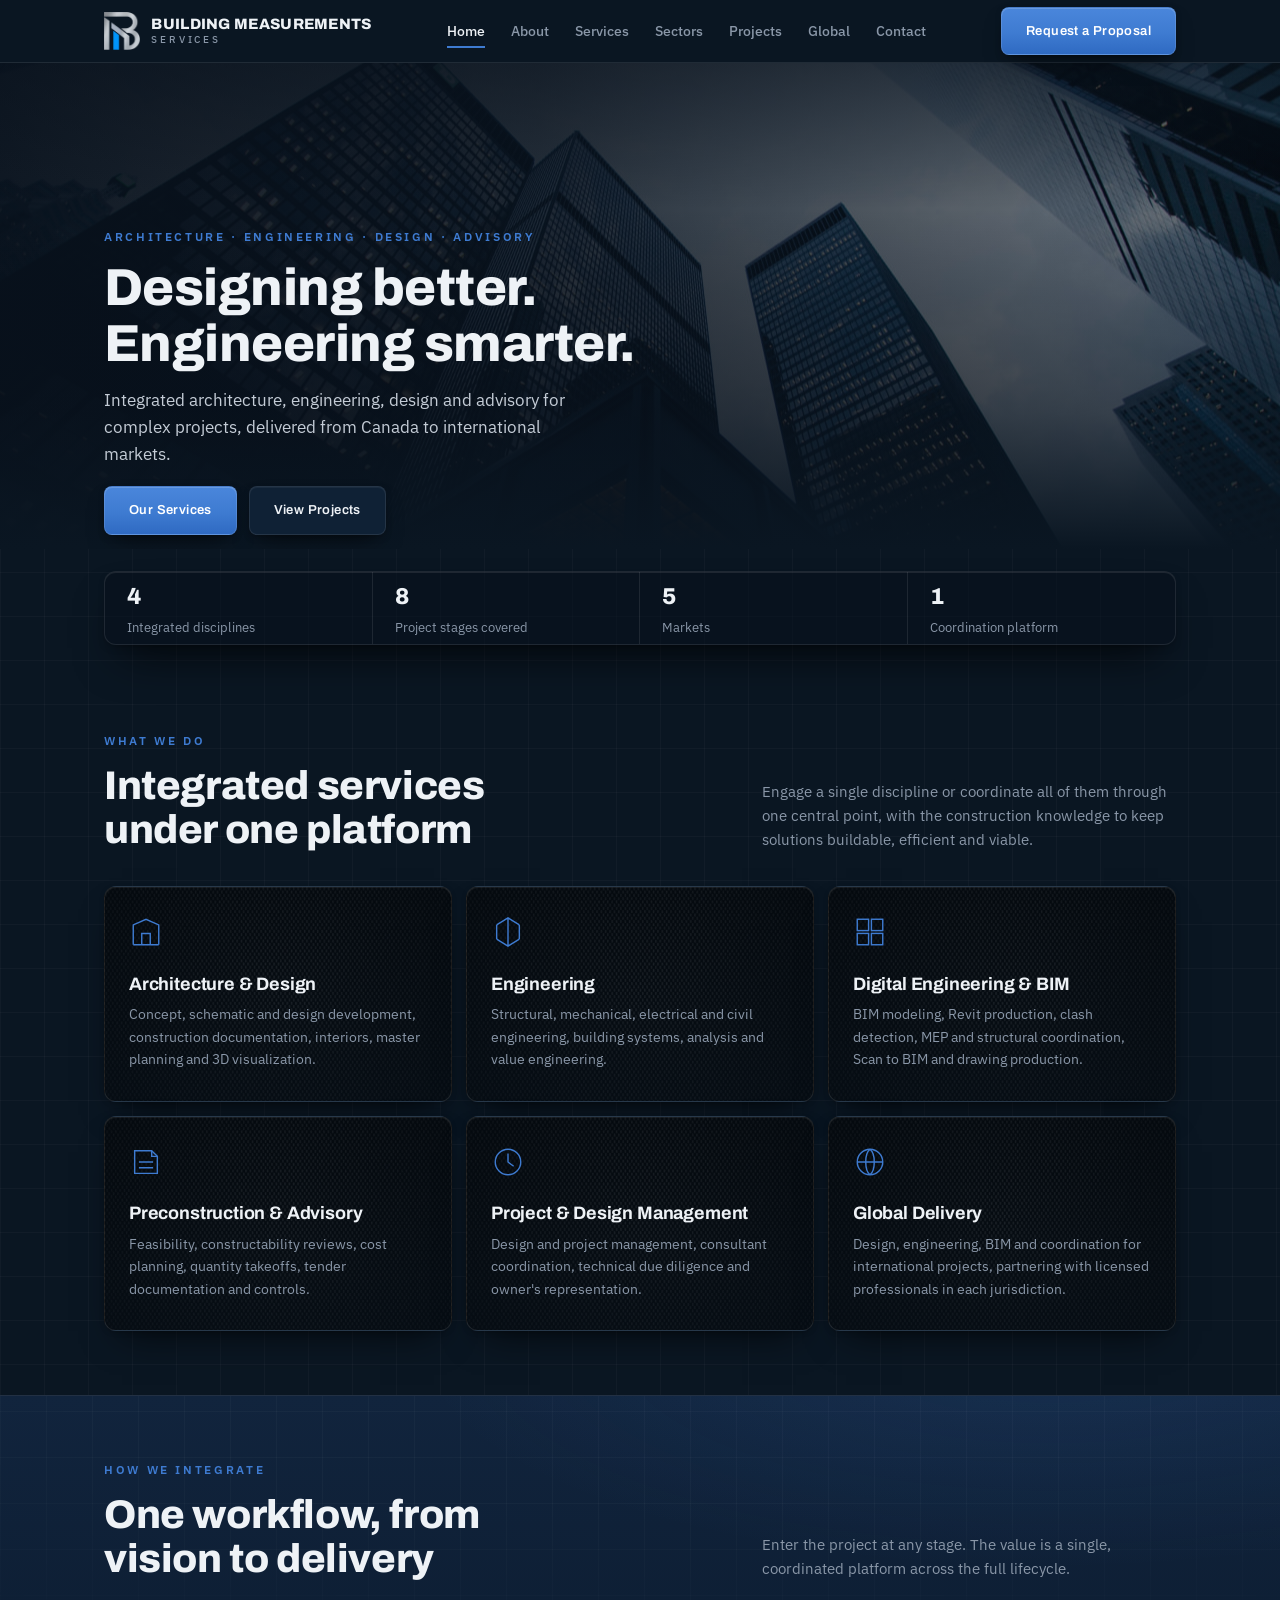
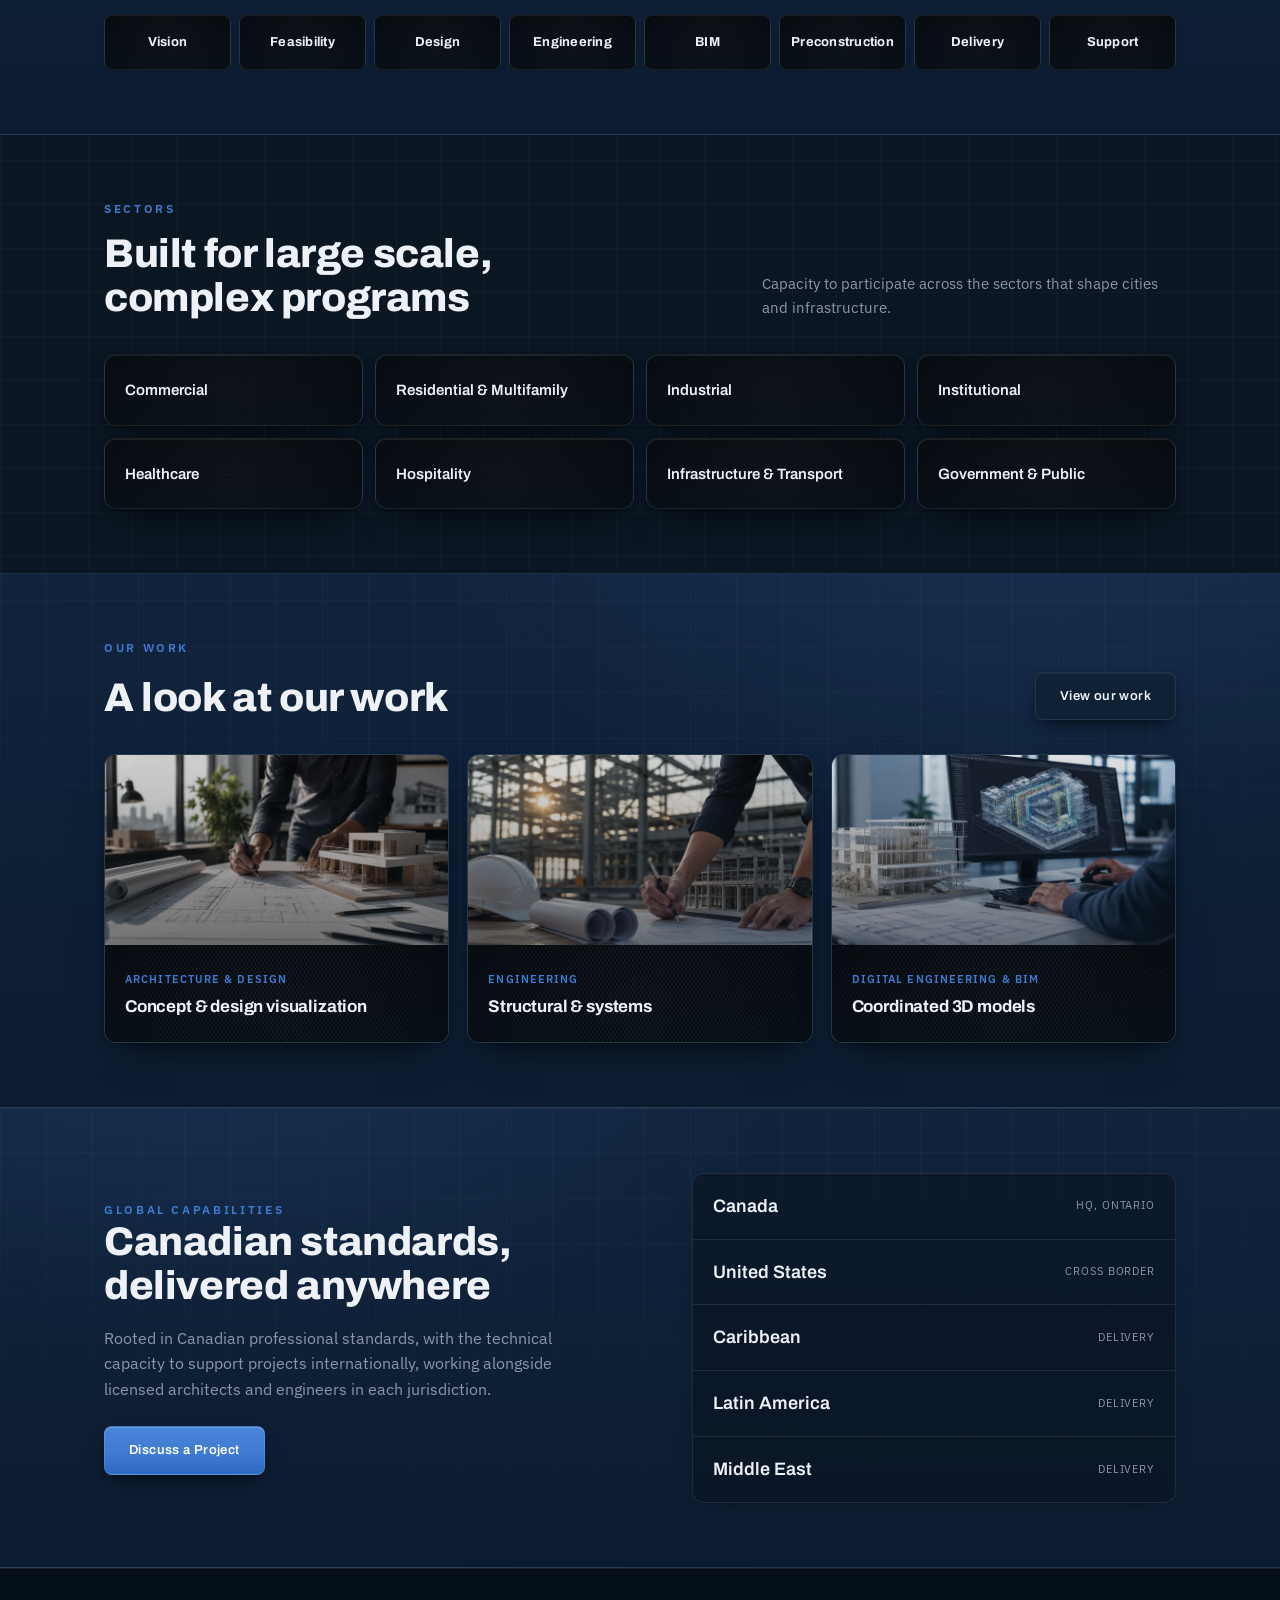
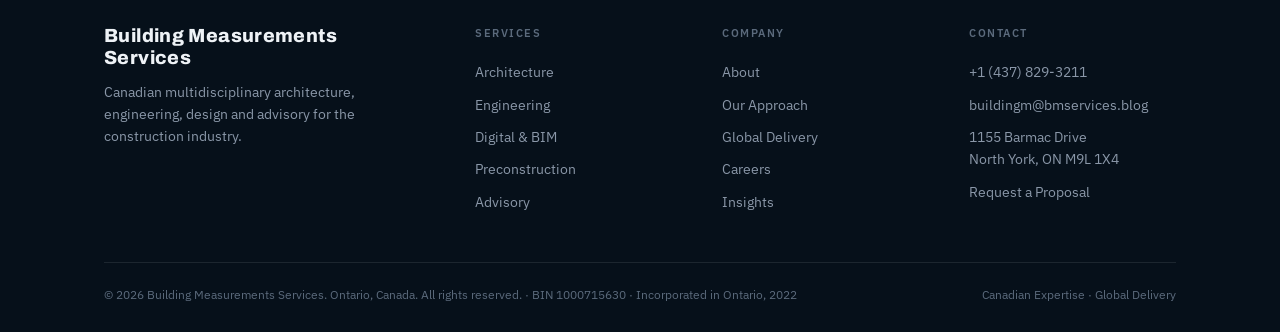
<file: index.html>
<!DOCTYPE html>
<html lang="en">
<head>
  <meta charset="UTF-8">
  <meta name="viewport" content="width=device-width, initial-scale=1.0">
  <title>Building Measurements Services</title>
  <meta name="description" content="Building Measurements Services. Canadian multidisciplinary architecture, engineering, design and advisory firm for the construction industry. Canadian expertise, global delivery.">

  <link rel="icon" href="favicon.webp" type="image/webp">
  <link rel="preconnect" href="https://fonts.googleapis.com">
  <link rel="preconnect" href="https://fonts.gstatic.com" crossorigin>
  <link href="https://fonts.googleapis.com/css2?family=Archivo:wght@500;600;700;800;900&family=IBM+Plex+Sans:wght@300;400;500;600&display=swap" rel="stylesheet">

  <link rel="stylesheet" href="css/tokens.css?v=10">
  <link rel="stylesheet" href="css/style.css?v=10">
  <link rel="stylesheet" href="css/layout.css?v=10">
  <link rel="stylesheet" href="css/header.css?v=10">
  <link rel="stylesheet" href="css/components.css?v=10">
</head>
<body class="grid-bg">

<section class="hero bg-home">
    <div class="wrap">
      <p class="eyebrow reveal">Architecture · Engineering · Design · Advisory</p>
      <h1 class="reveal">Designing better. Engineering smarter.</h1>
      <p class="lead reveal">Integrated architecture, engineering, design and advisory for complex projects, delivered from Canada to international markets.</p>
      <div class="hero-cta reveal">
        <a href="services/" class="btn btn-primary">Our Services</a>
        <a href="projects/" class="btn btn-ghost">View Projects</a>
      </div>
    </div>
  </section>

  <section class="hstats-band">
    <div class="wrap">
      <div class="hstats-inner reveal">
        <div class="hstat"><div class="n">4</div><div class="l">Integrated disciplines</div></div>
        <div class="hstat"><div class="n">8</div><div class="l">Project stages covered</div></div>
        <div class="hstat"><div class="n">5</div><div class="l">Markets</div></div>
        <div class="hstat"><div class="n">1</div><div class="l">Coordination platform</div></div>
      </div>
    </div>
  </section>

  <section id="services">
    <div class="wrap">
      <p class="eyebrow reveal">What we do</p>
      <div class="sec-head reveal">
        <h2>Integrated services under one platform</h2>
        <p class="sub">Engage a single discipline or coordinate all of them through one central point, with the construction knowledge to keep solutions buildable, efficient and viable.</p>
      </div>
      <div class="svc-grid reveal">
        <article class="svc">
          <svg class="ico" viewBox="0 0 48 48" fill="none" stroke="currentColor" stroke-width="2" aria-hidden="true"><path d="M6 42V14L24 6l18 8v28"/><path d="M6 42h36M18 42V26h12v16"/></svg>
          <h3>Architecture &amp; Design</h3>
          <p>Concept, schematic and design development, construction documentation, interiors, master planning and 3D visualization.</p>
        </article>
        <article class="svc">
          <svg class="ico" viewBox="0 0 48 48" fill="none" stroke="currentColor" stroke-width="2" aria-hidden="true"><path d="M24 4v40M8 14l16-10 16 10M8 34l16 10 16-10"/><path d="M8 14v20M40 14v20"/></svg>
          <h3>Engineering</h3>
          <p>Structural, mechanical, electrical and civil engineering, building systems, analysis and value engineering.</p>
        </article>
        <article class="svc">
          <svg class="ico" viewBox="0 0 48 48" fill="none" stroke="currentColor" stroke-width="2" aria-hidden="true"><rect x="6" y="6" width="16" height="16"/><rect x="26" y="6" width="16" height="16"/><rect x="6" y="26" width="16" height="16"/><rect x="26" y="26" width="16" height="16"/></svg>
          <h3>Digital Engineering &amp; BIM</h3>
          <p>BIM modeling, Revit production, clash detection, MEP and structural coordination, Scan-to-BIM and drawing production.</p>
        </article>
        <article class="svc">
          <svg class="ico" viewBox="0 0 48 48" fill="none" stroke="currentColor" stroke-width="2" aria-hidden="true"><path d="M8 40V8h24l8 8v24z"/><path d="M32 8v8h8M14 24h20M14 32h20"/></svg>
          <h3>Preconstruction &amp; Advisory</h3>
          <p>Feasibility, constructability reviews, cost planning, quantity takeoffs, tender documentation and controls.</p>
        </article>
        <article class="svc">
          <svg class="ico" viewBox="0 0 48 48" fill="none" stroke="currentColor" stroke-width="2" aria-hidden="true"><circle cx="24" cy="24" r="18"/><path d="M24 12v12l8 6"/></svg>
          <h3>Project &amp; Design Management</h3>
          <p>Design and project management, consultant coordination, technical due diligence and owner's representation.</p>
        </article>
        <article class="svc">
          <svg class="ico" viewBox="0 0 48 48" fill="none" stroke="currentColor" stroke-width="2" aria-hidden="true"><circle cx="24" cy="24" r="18"/><path d="M6 24h36M24 6c8 6 8 30 0 36M24 6c-8 6-8 30 0 36"/></svg>
          <h3>Global Delivery</h3>
          <p>Design, engineering, BIM and coordination for international projects, partnering with licensed professionals in each jurisdiction.</p>
        </article>
      </div>
    </div>
  </section>

  <section class="process" id="approach">
    <div class="wrap">
      <p class="eyebrow reveal">How we integrate</p>
      <div class="sec-head reveal">
        <h2>One workflow, from vision to delivery</h2>
        <p class="sub">Enter the project at any stage. The value is a single, coordinated platform across the full lifecycle.</p>
      </div>
      <div class="flow reveal">
        <div class="step"><div class="s-t">Vision</div></div>
        <div class="step"><div class="s-t">Feasibility</div></div>
        <div class="step"><div class="s-t">Design</div></div>
        <div class="step"><div class="s-t">Engineering</div></div>
        <div class="step"><div class="s-t">BIM</div></div>
        <div class="step"><div class="s-t">Preconstruction</div></div>
        <div class="step"><div class="s-t">Delivery</div></div>
        <div class="step"><div class="s-t">Support</div></div>
      </div>
    </div>
  </section>

  <section id="sectors">
    <div class="wrap">
      <p class="eyebrow reveal">Sectors</p>
      <div class="sec-head reveal">
        <h2>Built for large-scale, complex programs</h2>
        <p class="sub">Capacity to participate across the sectors that shape cities and infrastructure.</p>
      </div>
      <div class="sectors reveal">
        <div class="sector"><span class="sc-t">Commercial</span></div>
        <div class="sector"><span class="sc-t">Residential &amp; Multifamily</span></div>
        <div class="sector"><span class="sc-t">Industrial</span></div>
        <div class="sector"><span class="sc-t">Institutional</span></div>
        <div class="sector"><span class="sc-t">Healthcare</span></div>
        <div class="sector"><span class="sc-t">Hospitality</span></div>
        <div class="sector"><span class="sc-t">Infrastructure &amp; Transport</span></div>
        <div class="sector"><span class="sc-t">Government &amp; Public</span></div>
      </div>
    </div>
  </section>

  <section class="process" id="projects">
    <div class="wrap">
      <p class="eyebrow reveal">Our Work</p>
      <div class="sec-head reveal">
        <h2>A look at our work</h2>
        <a href="projects/" class="btn btn-ghost">View our work</a>
      </div>
      <div class="proj-grid reveal">
        <article class="proj">
          <div class="img i-proj1"></div>
          <div class="body"><span class="tag">Architecture &amp; Design</span><h3>Concept &amp; design visualization</h3></div>
        </article>
        <article class="proj">
          <div class="img i-proj2"></div>
          <div class="body"><span class="tag">Engineering</span><h3>Structural &amp; systems</h3></div>
        </article>
        <article class="proj">
          <div class="img i-proj3"></div>
          <div class="body"><span class="tag">Digital Engineering &amp; BIM</span><h3>Coordinated 3D models</h3></div>
        </article>
      </div>
    </div>
  </section>

  <section class="global" id="global">
    <div class="wrap global-inner">
      <div class="reveal">
        <p class="eyebrow">Global capabilities</p>
        <h2>Canadian standards, delivered anywhere</h2>
        <p class="g-lead">Rooted in Canadian professional standards, with the technical capacity to support projects internationally, working alongside licensed architects and engineers in each jurisdiction.</p>
        <a href="contact/" class="btn btn-primary">Discuss a Project</a>
      </div>
      <div class="markets reveal">
        <div class="market"><span class="m-n">Canada</span><span class="m-s">HQ, Ontario</span></div>
        <div class="market"><span class="m-n">United States</span><span class="m-s">Cross-border</span></div>
        <div class="market"><span class="m-n">Caribbean</span><span class="m-s">Delivery</span></div>
        <div class="market"><span class="m-n">Latin America</span><span class="m-s">Delivery</span></div>
        <div class="market"><span class="m-n">Middle East</span><span class="m-s">Delivery</span></div>
      </div>
    </div>
  </section>

  <script>window.SITE = { base: "", page: "home" };</script>
  <script src="js/main.js?v=2"></script>
</body>
</html>
</file>
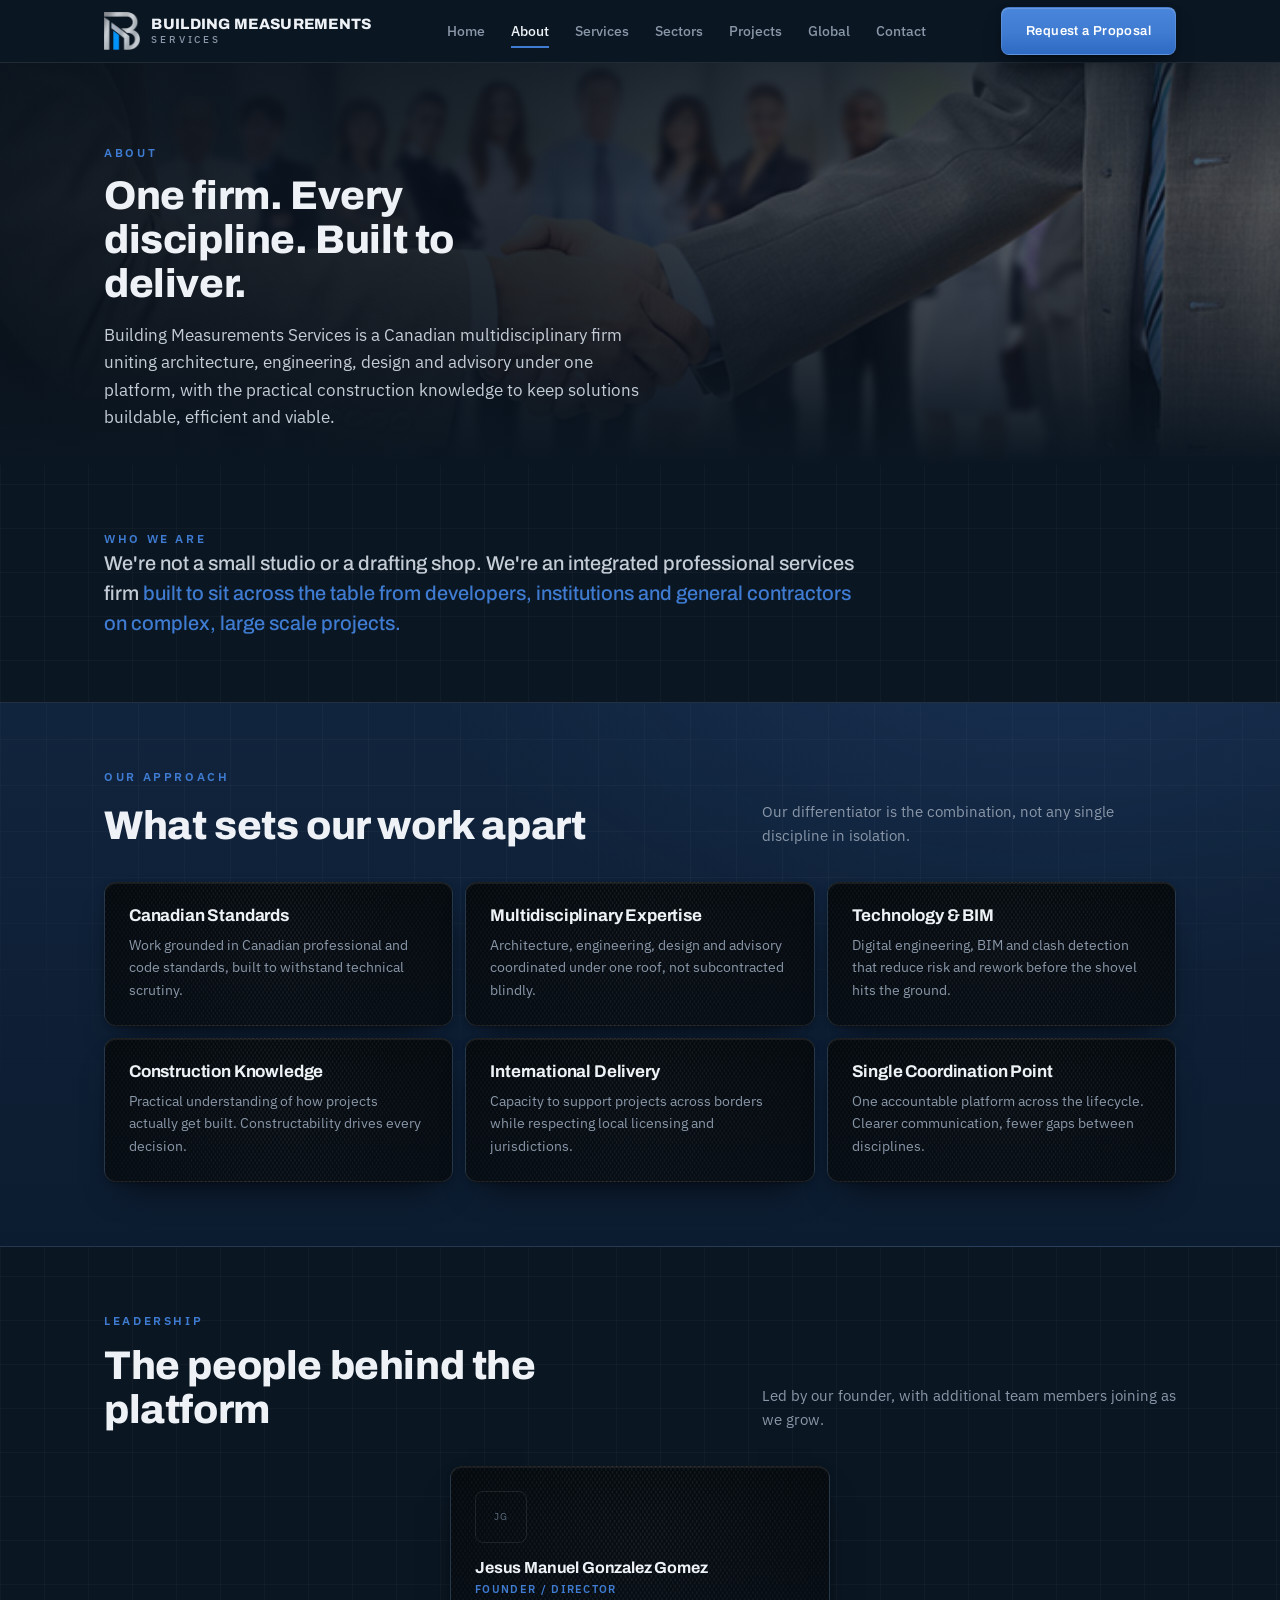
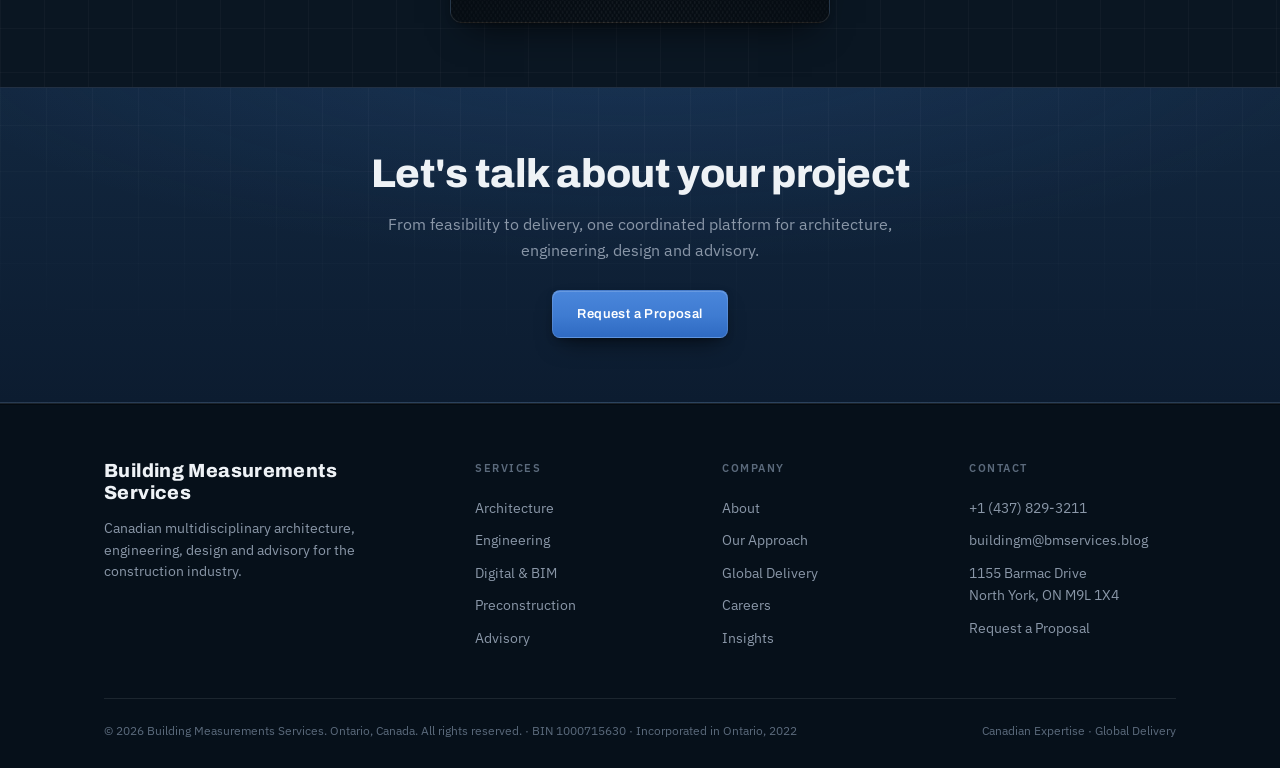
<file: about/index.html>
<!DOCTYPE html>
<html lang="en">
<head>
  <meta charset="UTF-8">
  <meta name="viewport" content="width=device-width, initial-scale=1.0">
  <title>About | Building Measurements Services</title>
  <meta name="description" content="Who we are: a Canadian multidisciplinary architecture, engineering, design and advisory firm delivering integrated, buildable solutions across Canada and international markets.">

  <link rel="icon" href="../favicon.webp" type="image/webp">
  <link rel="preconnect" href="https://fonts.googleapis.com">
  <link rel="preconnect" href="https://fonts.gstatic.com" crossorigin>
  <link href="https://fonts.googleapis.com/css2?family=Archivo:wght@500;600;700;800;900&family=IBM+Plex+Sans:wght@300;400;500;600&display=swap" rel="stylesheet">

  <link rel="stylesheet" href="../css/tokens.css?v=10">
  <link rel="stylesheet" href="../css/style.css?v=10">
  <link rel="stylesheet" href="../css/layout.css?v=10">
  <link rel="stylesheet" href="../css/header.css?v=10">
  <link rel="stylesheet" href="../css/components.css?v=10">
</head>
<body class="grid-bg">

<section class="page-hero bg-about">
    <div class="wrap">
      <p class="eyebrow reveal">About</p>
      <h1 class="reveal">One firm. Every discipline. Built to deliver.</h1>
      <p class="lead reveal">Building Measurements Services is a Canadian multidisciplinary firm uniting architecture, engineering, design and advisory under one platform, with the practical construction knowledge to keep solutions buildable, efficient and viable.</p>
    </div>
  </section>

  <section id="who">
    <div class="wrap">
      <p class="eyebrow reveal">Who we are</p>
      <p class="statement reveal">We're not a small studio or a drafting shop. We're an integrated professional services firm <em>built to sit across the table from developers, institutions and general contractors on complex, large scale projects.</em></p>
    </div>
  </section>

  <section id="approach" class="process">
    <div class="wrap">
      <p class="eyebrow reveal">Our approach</p>
      <div class="sec-head reveal">
        <h2>What sets our work apart</h2>
        <p class="sub">Our differentiator is the combination, not any single discipline in isolation.</p>
      </div>
      <div class="feature-grid reveal">
        <div class="feature"><h3>Canadian Standards</h3><p>Work grounded in Canadian professional and code standards, built to withstand technical scrutiny.</p></div>
        <div class="feature"><h3>Multidisciplinary Expertise</h3><p>Architecture, engineering, design and advisory coordinated under one roof, not subcontracted blindly.</p></div>
        <div class="feature"><h3>Technology &amp; BIM</h3><p>Digital engineering, BIM and clash detection that reduce risk and rework before the shovel hits the ground.</p></div>
        <div class="feature"><h3>Construction Knowledge</h3><p>Practical understanding of how projects actually get built. Constructability drives every decision.</p></div>
        <div class="feature"><h3>International Delivery</h3><p>Capacity to support projects across borders while respecting local licensing and jurisdictions.</p></div>
        <div class="feature"><h3>Single Coordination Point</h3><p>One accountable platform across the lifecycle. Clearer communication, fewer gaps between disciplines.</p></div>
      </div>
    </div>
  </section>

  <section id="leadership">
    <div class="wrap">
      <p class="eyebrow reveal">Leadership</p>
      <div class="sec-head reveal">
        <h2>The people behind the platform</h2>
        <p class="sub">Led by our founder, with additional team members joining as we grow.</p>
      </div>
      <div class="profile-grid profile-grid--one reveal">
        <div class="profile-card">
          <div class="avatar">JG</div>
          <h3>Jesus Manuel Gonzalez Gomez</h3>
          <div class="role">Founder / Director</div>
        </div>
      </div>
    </div>
  </section>

  <section class="cta-band">
    <div class="wrap">
      <div class="reveal">
        <h2>Let's talk about your project</h2>
        <p>From feasibility to delivery, one coordinated platform for architecture, engineering, design and advisory.</p>
        <a href="../contact/" class="btn btn-primary">Request a Proposal</a>
      </div>
    </div>
  </section>

  <script>window.SITE = { base: "../", page: "about" };</script>
  <script src="../js/main.js?v=2"></script>
</body>
</html>
</file>
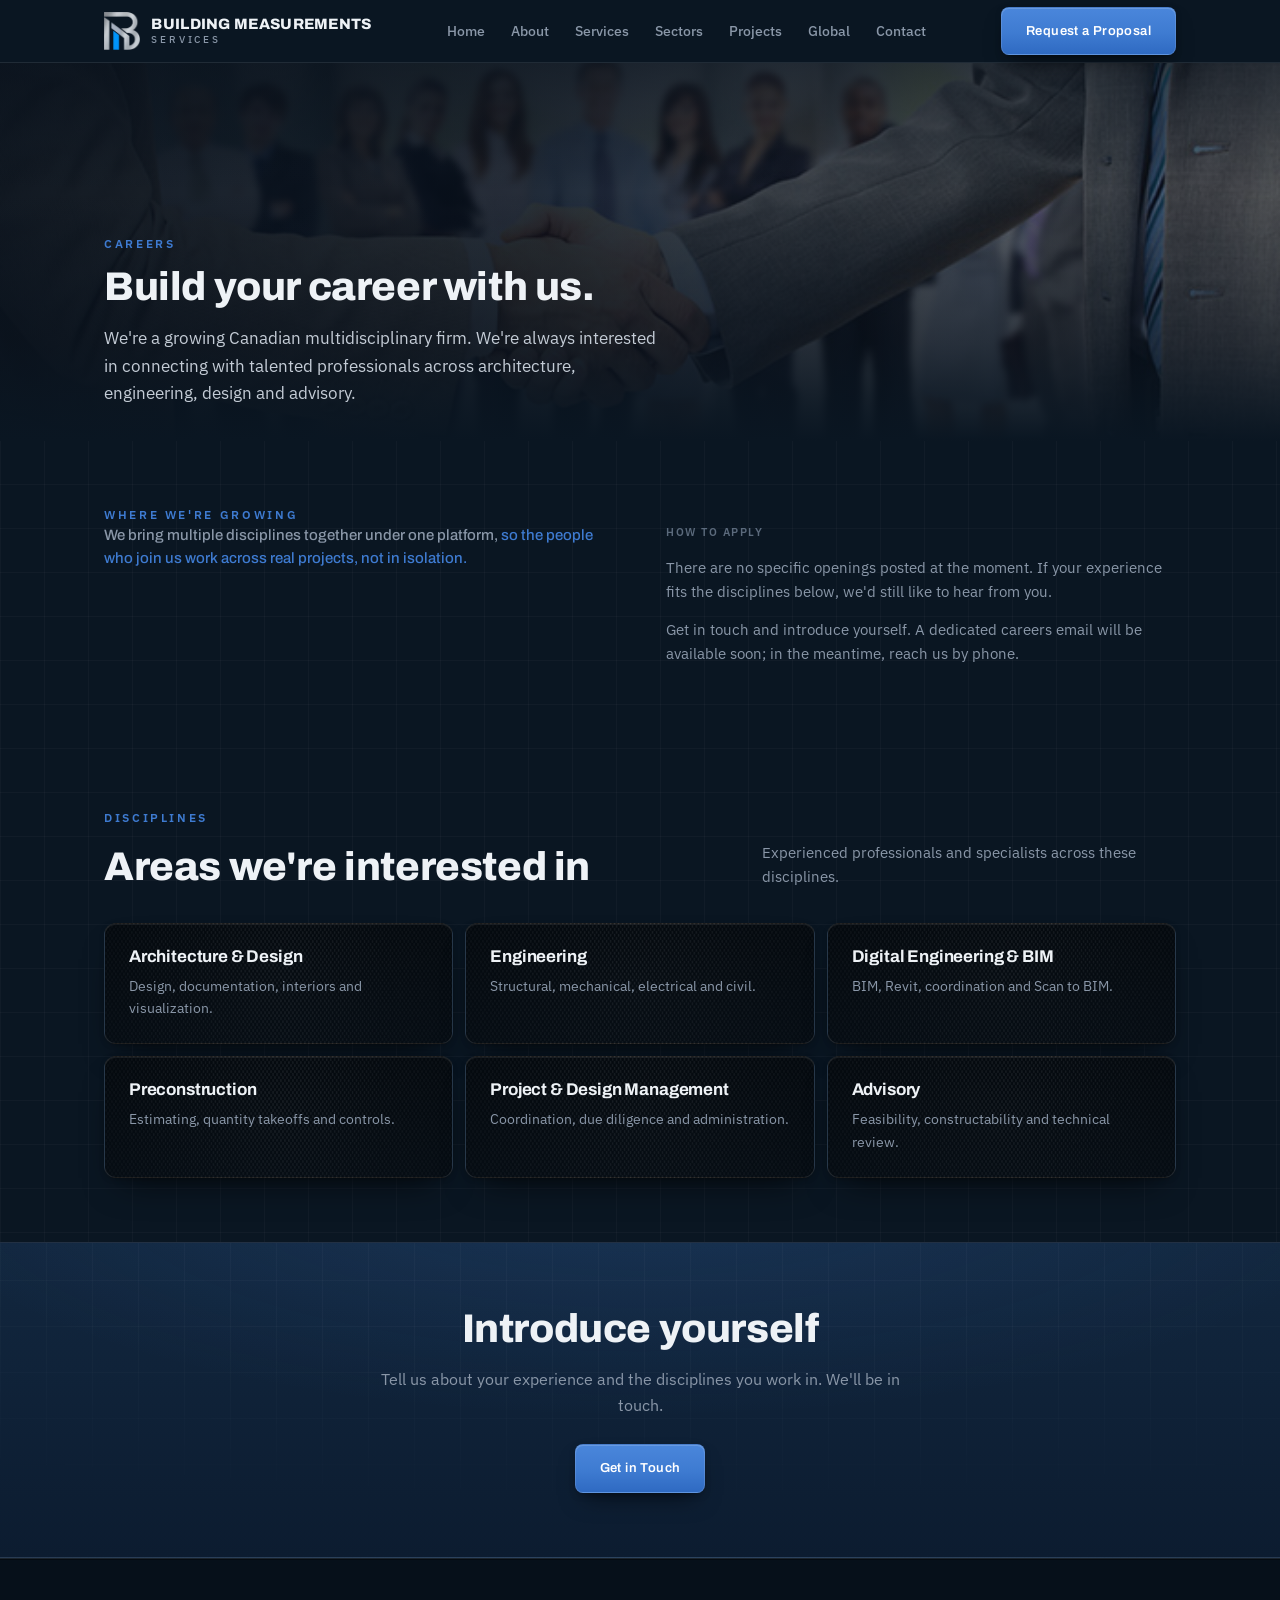
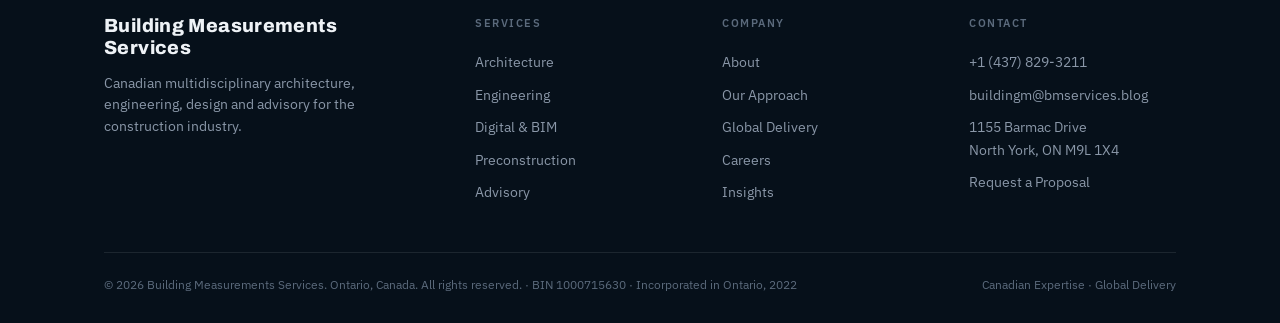
<file: careers/index.html>
<!DOCTYPE html>
<html lang="en">
<head>
  <meta charset="UTF-8">
  <meta name="viewport" content="width=device-width, initial-scale=1.0">
  <title>Careers | Building Measurements Services</title>
  <meta name="description" content="Careers at Building Measurements Services. We're a growing Canadian multidisciplinary firm interested in connecting with professionals across architecture, engineering, design and advisory.">

  <link rel="icon" href="../favicon.webp" type="image/webp">
  <link rel="preconnect" href="https://fonts.googleapis.com">
  <link rel="preconnect" href="https://fonts.gstatic.com" crossorigin>
  <link href="https://fonts.googleapis.com/css2?family=Archivo:wght@500;600;700;800;900&family=IBM+Plex+Sans:wght@300;400;500;600&display=swap" rel="stylesheet">

  <link rel="stylesheet" href="../css/tokens.css?v=10">
  <link rel="stylesheet" href="../css/style.css?v=10">
  <link rel="stylesheet" href="../css/layout.css?v=10">
  <link rel="stylesheet" href="../css/header.css?v=10">
  <link rel="stylesheet" href="../css/components.css?v=10">
</head>
<body class="grid-bg">

<section class="page-hero bg-about">
    <div class="wrap">
      <p class="eyebrow reveal">Careers</p>
      <h1 class="reveal">Build your career with us.</h1>
      <p class="lead reveal">We're a growing Canadian multidisciplinary firm. We're always interested in connecting with talented professionals across architecture, engineering, design and advisory.</p>
    </div>
  </section>

  <section id="grow">
    <div class="wrap">
      <p class="eyebrow reveal">Where we're growing</p>
      <div class="split reveal">
        <div>
          <p class="statement">We bring multiple disciplines together under one platform, <em>so the people who join us work across real projects, not in isolation.</em></p>
        </div>
        <div>
          <div class="col-label">How to apply</div>
          <p>There are no specific openings posted at the moment. If your experience fits the disciplines below, we'd still like to hear from you.</p>
          <p>Get in touch and introduce yourself. A dedicated careers email will be available soon; in the meantime, reach us by phone.</p>
        </div>
      </div>
    </div>
  </section>

  <section id="areas">
    <div class="wrap">
      <p class="eyebrow reveal">Disciplines</p>
      <div class="sec-head reveal">
        <h2>Areas we're interested in</h2>
        <p class="sub">Experienced professionals and specialists across these disciplines.</p>
      </div>
      <div class="feature-grid reveal">
        <div class="feature"><h3>Architecture &amp; Design</h3><p>Design, documentation, interiors and visualization.</p></div>
        <div class="feature"><h3>Engineering</h3><p>Structural, mechanical, electrical and civil.</p></div>
        <div class="feature"><h3>Digital Engineering &amp; BIM</h3><p>BIM, Revit, coordination and Scan-to-BIM.</p></div>
        <div class="feature"><h3>Preconstruction</h3><p>Estimating, quantity takeoffs and controls.</p></div>
        <div class="feature"><h3>Project &amp; Design Management</h3><p>Coordination, due diligence and administration.</p></div>
        <div class="feature"><h3>Advisory</h3><p>Feasibility, constructability and technical review.</p></div>
      </div>
    </div>
  </section>

  <section class="cta-band">
    <div class="wrap">
      <div class="reveal">
        <h2>Introduce yourself</h2>
        <p>Tell us about your experience and the disciplines you work in. We'll be in touch.</p>
        <a href="../contact/" class="btn btn-primary">Get in Touch</a>
      </div>
    </div>
  </section>

  <script>window.SITE = { base: "../", page: "careers" };</script>
  <script src="../js/main.js?v=2"></script>
</body>
</html>
</file>
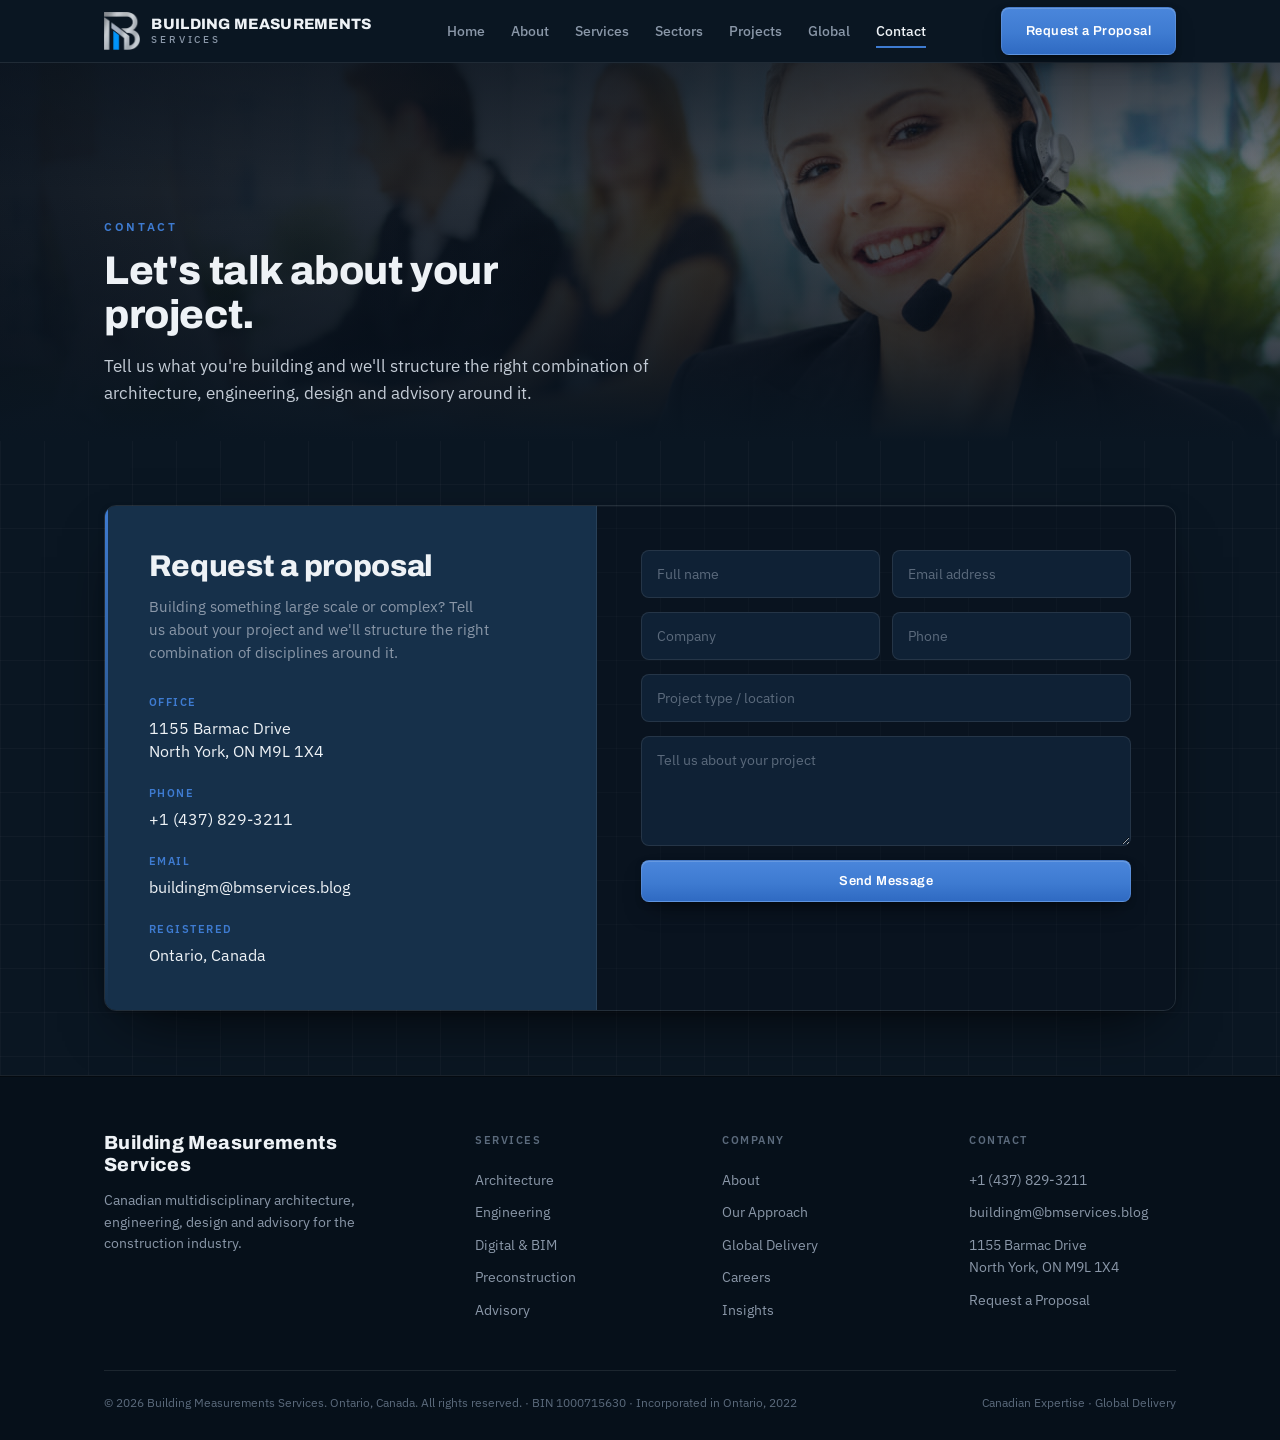
<file: contact/index.html>
<!DOCTYPE html>
<html lang="en">
<head>
  <meta charset="UTF-8">
  <meta name="viewport" content="width=device-width, initial-scale=1.0">
  <title>Contact | Building Measurements Services</title>
  <meta name="description" content="Contact Building Measurements Services. Office in North York, Ontario. Request a proposal for architecture, engineering, design and advisory on your project.">

  <link rel="icon" href="../favicon.webp" type="image/webp">
  <link rel="preconnect" href="https://fonts.googleapis.com">
  <link rel="preconnect" href="https://fonts.gstatic.com" crossorigin>
  <link href="https://fonts.googleapis.com/css2?family=Archivo:wght@500;600;700;800;900&family=IBM+Plex+Sans:wght@300;400;500;600&display=swap" rel="stylesheet">

  <link rel="stylesheet" href="../css/tokens.css?v=10">
  <link rel="stylesheet" href="../css/style.css?v=10">
  <link rel="stylesheet" href="../css/layout.css?v=10">
  <link rel="stylesheet" href="../css/header.css?v=10">
  <link rel="stylesheet" href="../css/components.css?v=10">
</head>
<body class="grid-bg">

<section class="page-hero bg-contact">
    <div class="wrap">
      <p class="eyebrow reveal">Contact</p>
      <h1 class="reveal">Let's talk about your project.</h1>
      <p class="lead reveal">Tell us what you're building and we'll structure the right combination of architecture, engineering, design and advisory around it.</p>
    </div>
  </section>

  <section class="contact">
    <div class="wrap">
      <div class="contact-card reveal">
        <aside class="contact-info">
          <h2>Request a proposal</h2>
          <p class="ci-lead">Building something large-scale or complex? Tell us about your project and we'll structure the right combination of disciplines around it.</p>
          <div class="ci-list">
            <div class="ci-item">
              <div class="ci-k">Office</div>
              <div class="ci-v"><span data-c="company.address1">1155 Barmac Drive</span><br><span data-c="company.address2">North York, ON&nbsp; M9L 1X4</span></div>
            </div>
            <div class="ci-item">
              <div class="ci-k">Phone</div>
              <div class="ci-v"><a href="tel:+14378293211" data-c="company.phoneShow">+1 (437) 829-3211</a></div>
            </div>
            <div class="ci-item">
              <div class="ci-k">Email</div>
              <div class="ci-v" data-c="company.email" data-c-empty="Available soon">Available soon</div>
            </div>
            <div class="ci-item">
              <div class="ci-k">Registered</div>
              <div class="ci-v" data-c="company.registered">Ontario, Canada</div>
            </div>
          </div>
        </aside>
        <div class="contact-form-wrap">
          <form class="form" action="#" method="post">
            <div class="form-row">
              <input class="field" type="text" name="name" placeholder="Full name" required>
              <input class="field" type="email" name="email" placeholder="Email address" required>
            </div>
            <div class="form-row">
              <input class="field" type="text" name="company" placeholder="Company">
              <input class="field" type="tel" name="phone" placeholder="Phone">
            </div>
            <input class="field" type="text" name="project" placeholder="Project type / location">
            <textarea class="field" name="message" placeholder="Tell us about your project"></textarea>
            <button class="btn btn-primary" type="submit">Send Message</button>
          </form>
        </div>
      </div>
    </div>
  </section>

  <script>window.SITE = { base: "../", page: "contact" };</script>
  <script src="../js/main.js?v=2"></script>
</body>
</html>
</file>
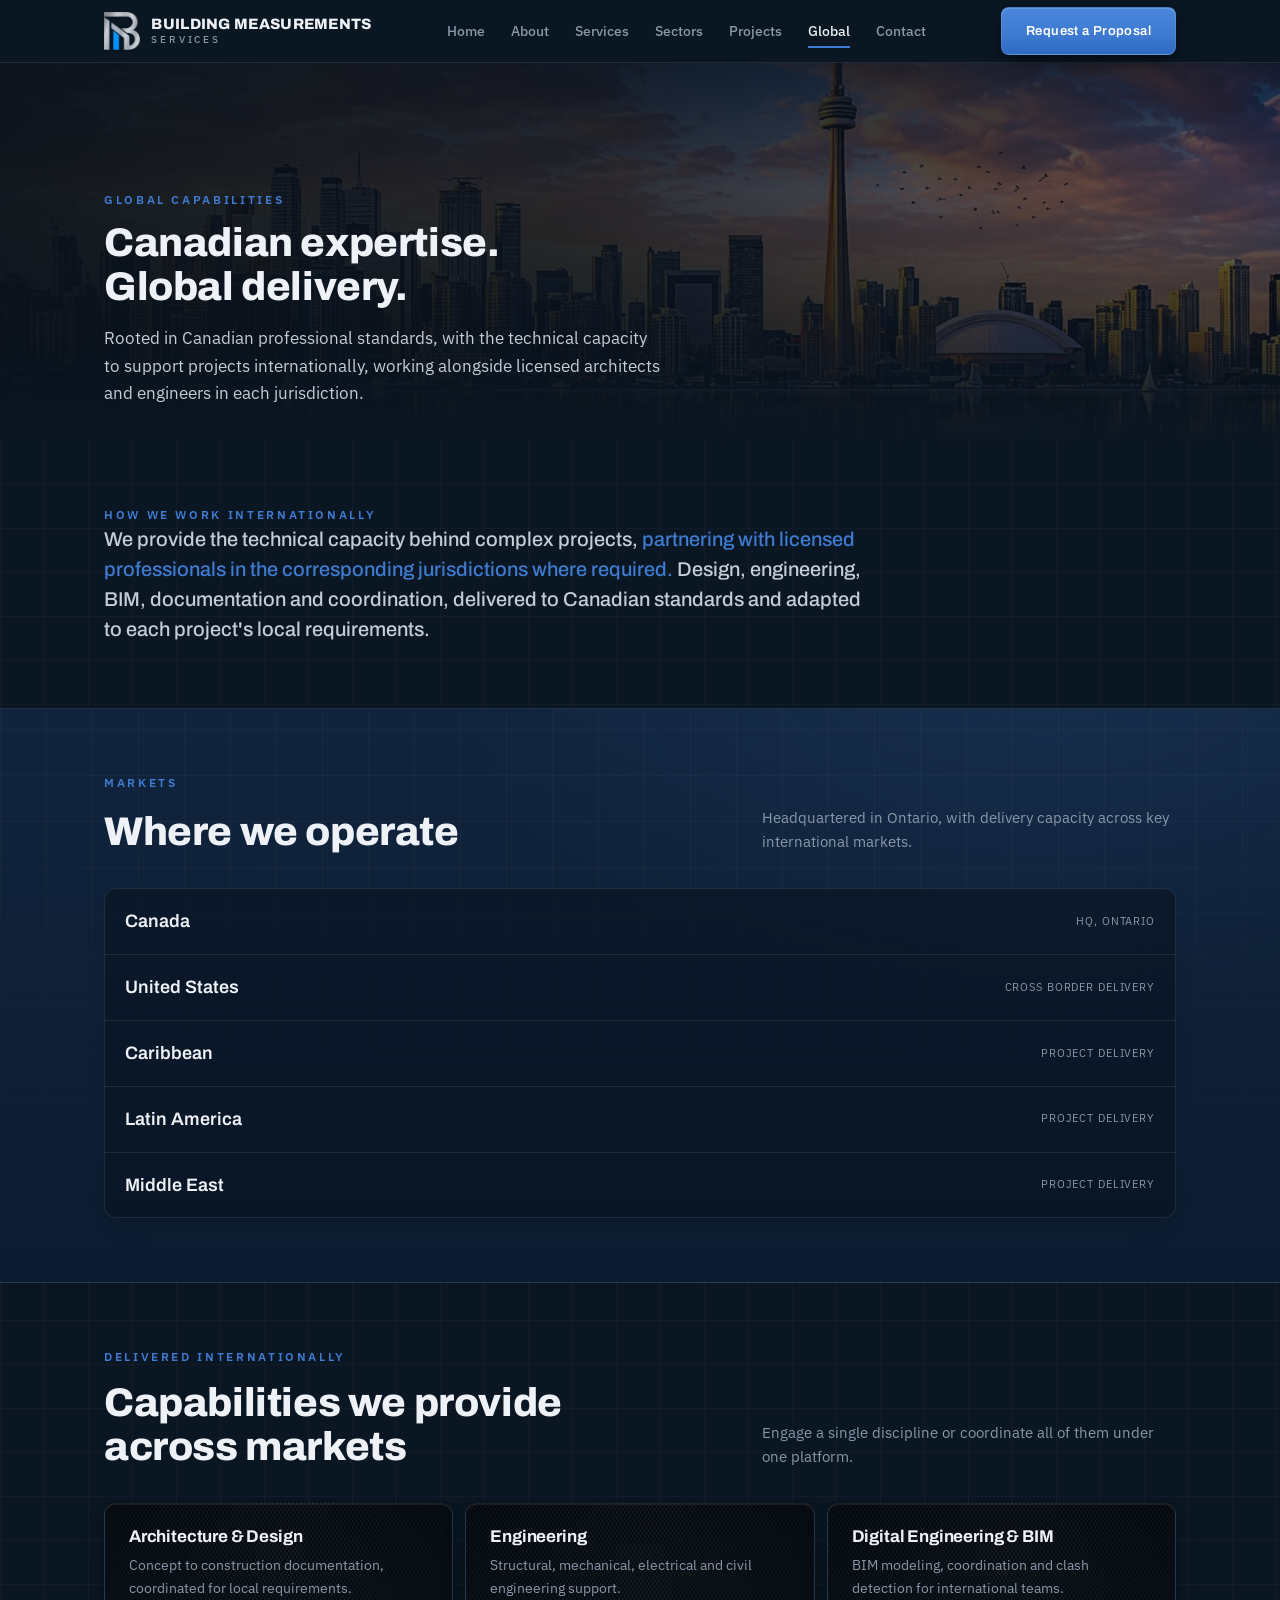
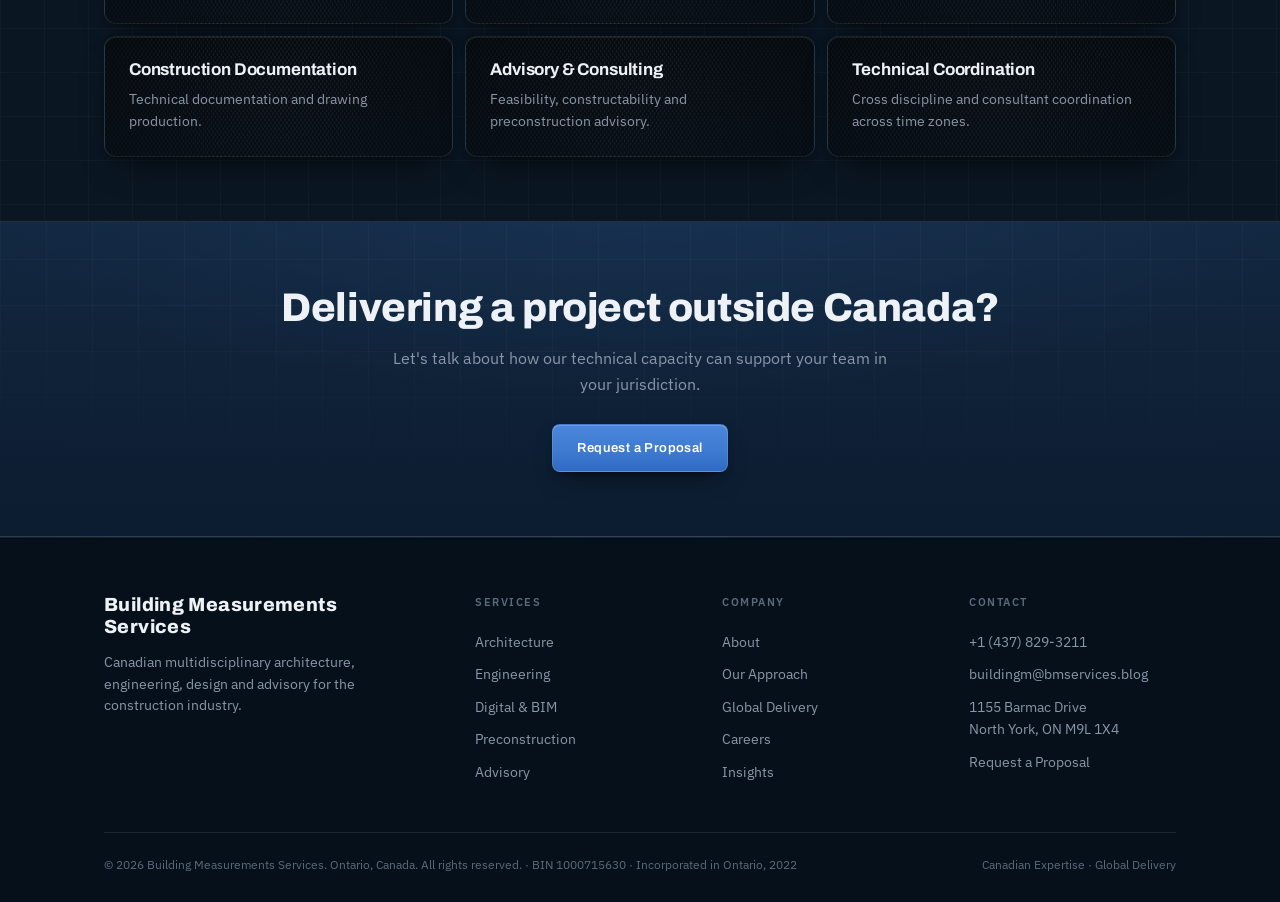
<file: global/index.html>
<!DOCTYPE html>
<html lang="en">
<head>
  <meta charset="UTF-8">
  <meta name="viewport" content="width=device-width, initial-scale=1.0">
  <title>Global Capabilities | Building Measurements Services</title>
  <meta name="description" content="Canadian expertise, global delivery. Design, engineering, BIM, documentation, advisory and technical coordination for international projects, alongside licensed professionals in each jurisdiction.">

  <link rel="icon" href="../favicon.webp" type="image/webp">
  <link rel="preconnect" href="https://fonts.googleapis.com">
  <link rel="preconnect" href="https://fonts.gstatic.com" crossorigin>
  <link href="https://fonts.googleapis.com/css2?family=Archivo:wght@500;600;700;800;900&family=IBM+Plex+Sans:wght@300;400;500;600&display=swap" rel="stylesheet">

  <link rel="stylesheet" href="../css/tokens.css?v=10">
  <link rel="stylesheet" href="../css/style.css?v=10">
  <link rel="stylesheet" href="../css/layout.css?v=10">
  <link rel="stylesheet" href="../css/header.css?v=10">
  <link rel="stylesheet" href="../css/components.css?v=10">
</head>
<body class="grid-bg">

<section class="page-hero bg-global">
    <div class="wrap">
      <p class="eyebrow reveal">Global Capabilities</p>
      <h1 class="reveal">Canadian expertise. Global delivery.</h1>
      <p class="lead reveal">Rooted in Canadian professional standards, with the technical capacity to support projects internationally, working alongside licensed architects and engineers in each jurisdiction.</p>
    </div>
  </section>

  <section id="how">
    <div class="wrap">
      <p class="eyebrow reveal">How we work internationally</p>
      <p class="statement reveal">We provide the technical capacity behind complex projects, <em>partnering with licensed professionals in the corresponding jurisdictions where required.</em> Design, engineering, BIM, documentation and coordination, delivered to Canadian standards and adapted to each project's local requirements.</p>
    </div>
  </section>

  <section class="process" id="markets">
    <div class="wrap">
      <p class="eyebrow reveal">Markets</p>
      <div class="sec-head reveal">
        <h2>Where we operate</h2>
        <p class="sub">Headquartered in Ontario, with delivery capacity across key international markets.</p>
      </div>
      <div class="markets reveal">
        <div class="market"><span class="m-n">Canada</span><span class="m-s">HQ, Ontario</span></div>
        <div class="market"><span class="m-n">United States</span><span class="m-s">Cross-border delivery</span></div>
        <div class="market"><span class="m-n">Caribbean</span><span class="m-s">Project delivery</span></div>
        <div class="market"><span class="m-n">Latin America</span><span class="m-s">Project delivery</span></div>
        <div class="market"><span class="m-n">Middle East</span><span class="m-s">Project delivery</span></div>
      </div>
    </div>
  </section>

  <section id="capabilities">
    <div class="wrap">
      <p class="eyebrow reveal">Delivered internationally</p>
      <div class="sec-head reveal">
        <h2>Capabilities we provide across markets</h2>
        <p class="sub">Engage a single discipline or coordinate all of them under one platform.</p>
      </div>
      <div class="feature-grid reveal">
        <div class="feature"><h3>Architecture &amp; Design</h3><p>Concept to construction documentation, coordinated for local requirements.</p></div>
        <div class="feature"><h3>Engineering</h3><p>Structural, mechanical, electrical and civil engineering support.</p></div>
        <div class="feature"><h3>Digital Engineering &amp; BIM</h3><p>BIM modeling, coordination and clash detection for international teams.</p></div>
        <div class="feature"><h3>Construction Documentation</h3><p>Technical documentation and drawing production.</p></div>
        <div class="feature"><h3>Advisory &amp; Consulting</h3><p>Feasibility, constructability and preconstruction advisory.</p></div>
        <div class="feature"><h3>Technical Coordination</h3><p>Cross-discipline and consultant coordination across time zones.</p></div>
      </div>
    </div>
  </section>

  <section class="cta-band">
    <div class="wrap">
      <div class="reveal">
        <h2>Delivering a project outside Canada?</h2>
        <p>Let's talk about how our technical capacity can support your team in your jurisdiction.</p>
        <a href="../contact/" class="btn btn-primary">Request a Proposal</a>
      </div>
    </div>
  </section>

  <script>window.SITE = { base: "../", page: "global" };</script>
  <script src="../js/main.js?v=2"></script>
</body>
</html>
</file>
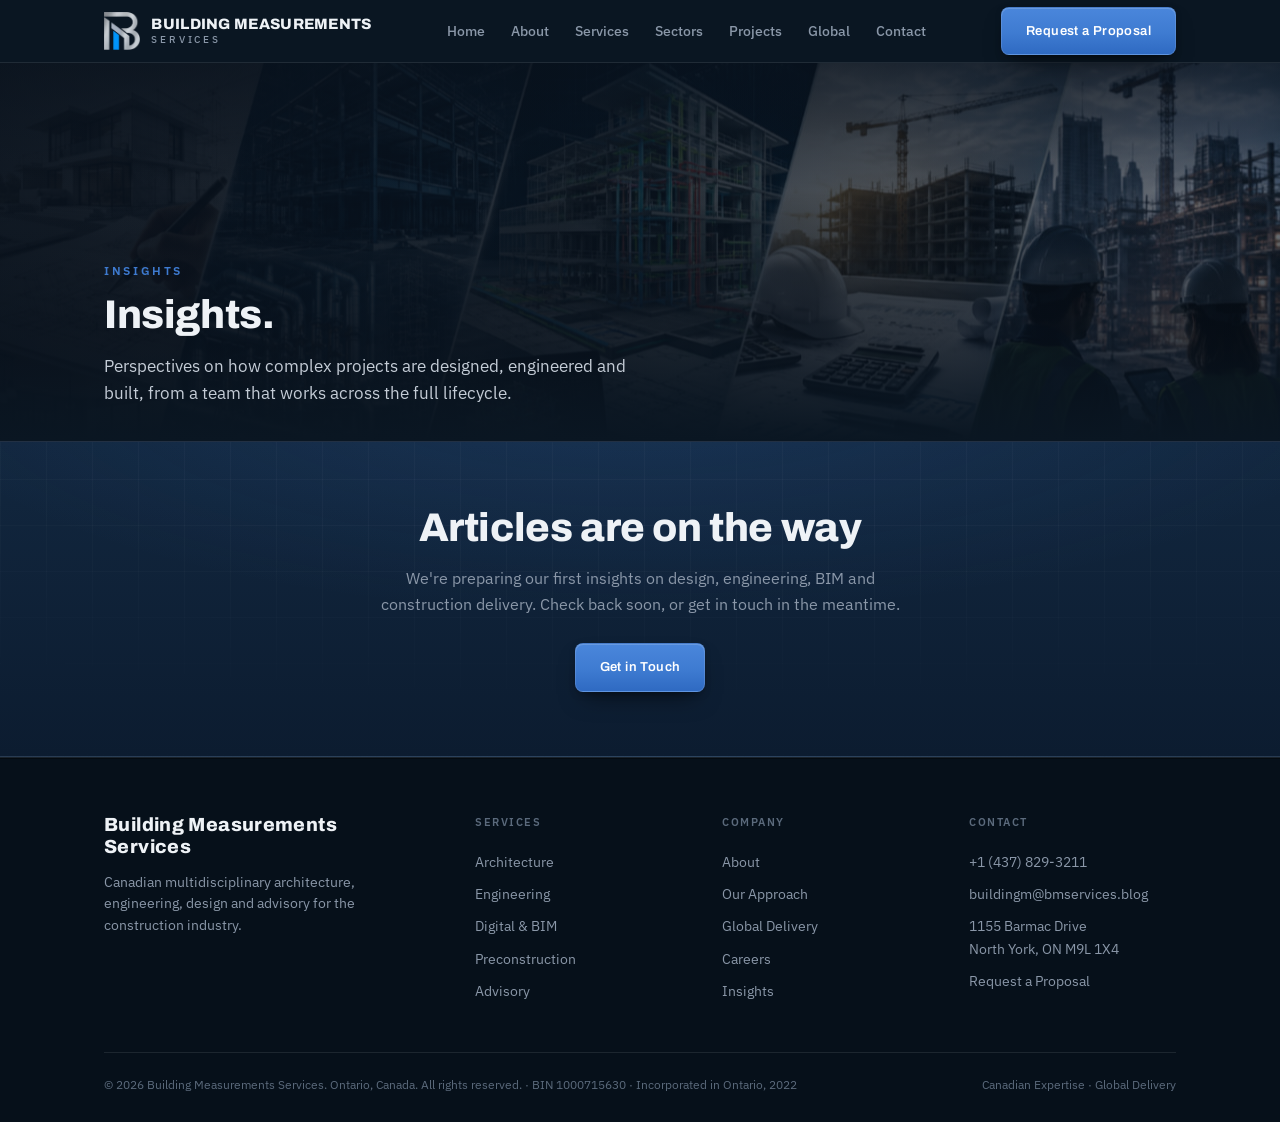
<file: insights/index.html>
<!DOCTYPE html>
<html lang="en">
<head>
  <meta charset="UTF-8">
  <meta name="viewport" content="width=device-width, initial-scale=1.0">
  <title>Insights | Building Measurements Services</title>
  <meta name="description" content="Insights from Building Measurements Services. Perspectives on how projects are designed, engineered and built. Publishing soon.">

  <link rel="icon" href="../favicon.webp" type="image/webp">
  <link rel="preconnect" href="https://fonts.googleapis.com">
  <link rel="preconnect" href="https://fonts.gstatic.com" crossorigin>
  <link href="https://fonts.googleapis.com/css2?family=Archivo:wght@500;600;700;800;900&family=IBM+Plex+Sans:wght@300;400;500;600&display=swap" rel="stylesheet">

  <link rel="stylesheet" href="../css/tokens.css?v=10">
  <link rel="stylesheet" href="../css/style.css?v=10">
  <link rel="stylesheet" href="../css/layout.css?v=10">
  <link rel="stylesheet" href="../css/header.css?v=10">
  <link rel="stylesheet" href="../css/components.css?v=10">
</head>
<body class="grid-bg">

<section class="page-hero bg-services">
    <div class="wrap">
      <p class="eyebrow reveal">Insights</p>
      <h1 class="reveal">Insights.</h1>
      <p class="lead reveal">Perspectives on how complex projects are designed, engineered and built, from a team that works across the full lifecycle.</p>
    </div>
  </section>

  <section class="cta-band">
    <div class="wrap">
      <div class="reveal">
        <h2>Articles are on the way</h2>
        <p>We're preparing our first insights on design, engineering, BIM and construction delivery. Check back soon, or get in touch in the meantime.</p>
        <a href="../contact/" class="btn btn-primary">Get in Touch</a>
      </div>
    </div>
  </section>

  <script>window.SITE = { base: "../", page: "insights" };</script>
  <script src="../js/main.js?v=2"></script>
</body>
</html>
</file>
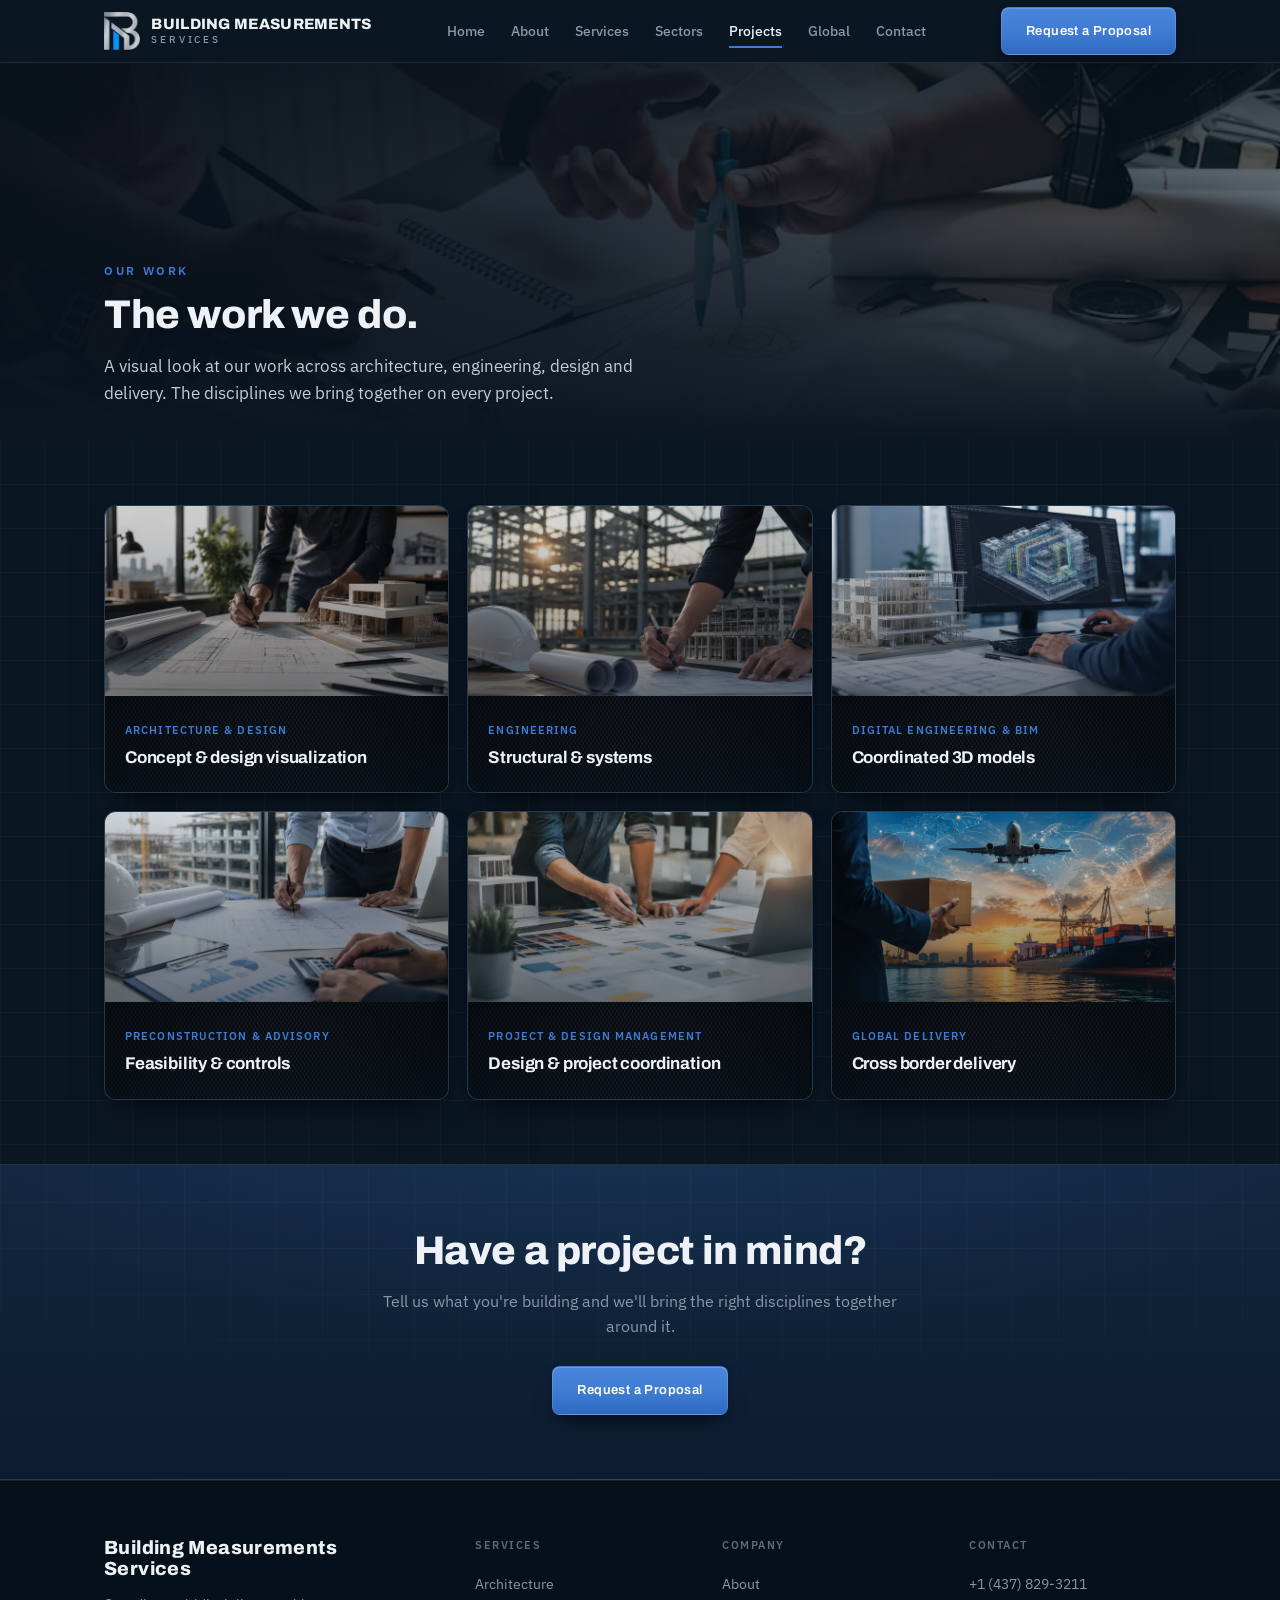
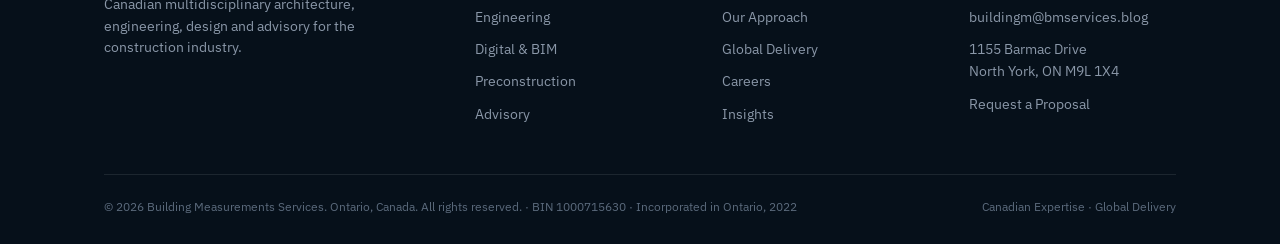
<file: projects/index.html>
<!DOCTYPE html>
<html lang="en">
<head>
  <meta charset="UTF-8">
  <meta name="viewport" content="width=device-width, initial-scale=1.0">
  <title>Projects | Building Measurements Services</title>
  <meta name="description" content="Selected work by Building Measurements Services. Confirmed projects, with imagery, sector and location, will be published here.">

  <link rel="icon" href="../favicon.webp" type="image/webp">
  <link rel="preconnect" href="https://fonts.googleapis.com">
  <link rel="preconnect" href="https://fonts.gstatic.com" crossorigin>
  <link href="https://fonts.googleapis.com/css2?family=Archivo:wght@500;600;700;800;900&family=IBM+Plex+Sans:wght@300;400;500;600&display=swap" rel="stylesheet">

  <link rel="stylesheet" href="../css/tokens.css?v=10">
  <link rel="stylesheet" href="../css/style.css?v=10">
  <link rel="stylesheet" href="../css/layout.css?v=10">
  <link rel="stylesheet" href="../css/header.css?v=10">
  <link rel="stylesheet" href="../css/components.css?v=10">
</head>
<body class="grid-bg">

<section class="page-hero bg-projects">
    <div class="wrap">
      <p class="eyebrow reveal">Our Work</p>
      <h1 class="reveal">The work we do.</h1>
      <p class="lead reveal">A visual look at our work across architecture, engineering, design and delivery — the disciplines we bring together on every project.</p>
    </div>
  </section>

  <section>
    <div class="wrap">
      <div class="proj-grid reveal">
        <article class="proj">
          <div class="img i-proj1"></div>
          <div class="body"><span class="tag">Architecture &amp; Design</span><h3>Concept &amp; design visualization</h3></div>
        </article>
        <article class="proj">
          <div class="img i-proj2"></div>
          <div class="body"><span class="tag">Engineering</span><h3>Structural &amp; systems</h3></div>
        </article>
        <article class="proj">
          <div class="img i-proj3"></div>
          <div class="body"><span class="tag">Digital Engineering &amp; BIM</span><h3>Coordinated 3D models</h3></div>
        </article>
        <article class="proj">
          <div class="img i-proj4"></div>
          <div class="body"><span class="tag">Preconstruction &amp; Advisory</span><h3>Feasibility &amp; controls</h3></div>
        </article>
        <article class="proj">
          <div class="img i-proj5"></div>
          <div class="body"><span class="tag">Project &amp; Design Management</span><h3>Design &amp; project coordination</h3></div>
        </article>
        <article class="proj">
          <div class="img i-proj6"></div>
          <div class="body"><span class="tag">Global Delivery</span><h3>Cross-border delivery</h3></div>
        </article>
      </div>
    </div>
  </section>

  <section class="cta-band">
    <div class="wrap">
      <div class="reveal">
        <h2>Have a project in mind?</h2>
        <p>Tell us what you're building and we'll bring the right disciplines together around it.</p>
        <a href="../contact/" class="btn btn-primary">Request a Proposal</a>
      </div>
    </div>
  </section>

  <script>window.SITE = { base: "../", page: "projects" };</script>
  <script src="../js/main.js?v=2"></script>
</body>
</html>
</file>
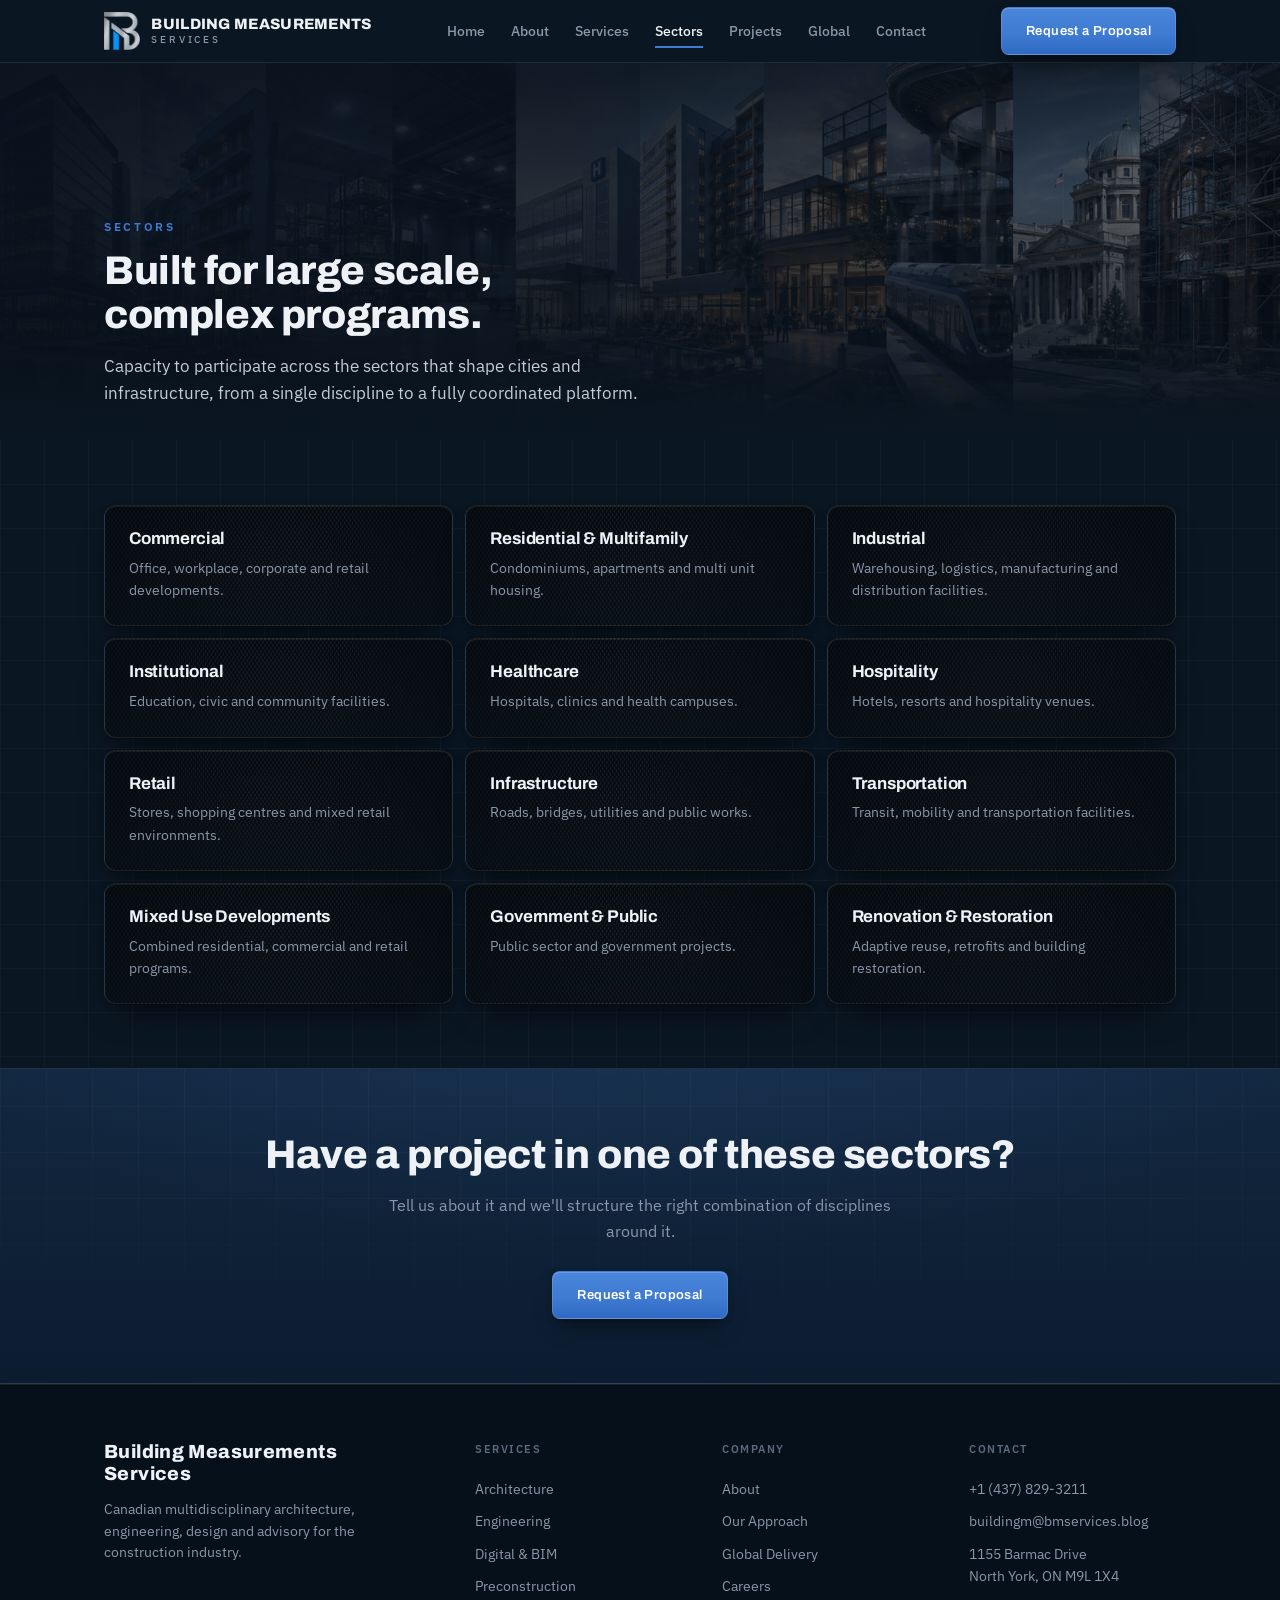
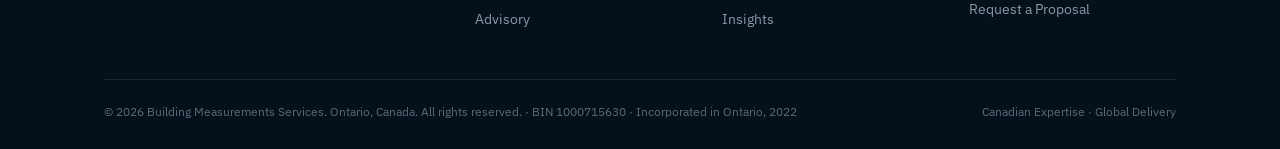
<file: sectors/index.html>
<!DOCTYPE html>
<html lang="en">
<head>
  <meta charset="UTF-8">
  <meta name="viewport" content="width=device-width, initial-scale=1.0">
  <title>Sectors | Building Measurements Services</title>
  <meta name="description" content="Sectors served: commercial, residential, industrial, institutional, healthcare, hospitality, infrastructure, mixed-use, government and renovation across large-scale, complex programs.">

  <link rel="icon" href="../favicon.webp" type="image/webp">
  <link rel="preconnect" href="https://fonts.googleapis.com">
  <link rel="preconnect" href="https://fonts.gstatic.com" crossorigin>
  <link href="https://fonts.googleapis.com/css2?family=Archivo:wght@500;600;700;800;900&family=IBM+Plex+Sans:wght@300;400;500;600&display=swap" rel="stylesheet">

  <link rel="stylesheet" href="../css/tokens.css?v=10">
  <link rel="stylesheet" href="../css/style.css?v=10">
  <link rel="stylesheet" href="../css/layout.css?v=10">
  <link rel="stylesheet" href="../css/header.css?v=10">
  <link rel="stylesheet" href="../css/components.css?v=10">
</head>
<body class="grid-bg">

<section class="page-hero bg-sectors">
    <div class="wrap">
      <p class="eyebrow reveal">Sectors</p>
      <h1 class="reveal">Built for large-scale, complex programs.</h1>
      <p class="lead reveal">Capacity to participate across the sectors that shape cities and infrastructure, from a single discipline to a fully coordinated platform.</p>
    </div>
  </section>

  <section>
    <div class="wrap">
      <div class="feature-grid reveal">
        <div class="feature"><h3>Commercial</h3><p>Office, workplace, corporate and retail developments.</p></div>
        <div class="feature"><h3>Residential &amp; Multifamily</h3><p>Condominiums, apartments and multi-unit housing.</p></div>
        <div class="feature"><h3>Industrial</h3><p>Warehousing, logistics, manufacturing and distribution facilities.</p></div>
        <div class="feature"><h3>Institutional</h3><p>Education, civic and community facilities.</p></div>
        <div class="feature"><h3>Healthcare</h3><p>Hospitals, clinics and health campuses.</p></div>
        <div class="feature"><h3>Hospitality</h3><p>Hotels, resorts and hospitality venues.</p></div>
        <div class="feature"><h3>Retail</h3><p>Stores, shopping centres and mixed retail environments.</p></div>
        <div class="feature"><h3>Infrastructure</h3><p>Roads, bridges, utilities and public works.</p></div>
        <div class="feature"><h3>Transportation</h3><p>Transit, mobility and transportation facilities.</p></div>
        <div class="feature"><h3>Mixed-Use Developments</h3><p>Combined residential, commercial and retail programs.</p></div>
        <div class="feature"><h3>Government &amp; Public</h3><p>Public sector and government projects.</p></div>
        <div class="feature"><h3>Renovation &amp; Restoration</h3><p>Adaptive reuse, retrofits and building restoration.</p></div>
      </div>
    </div>
  </section>

  <section class="cta-band">
    <div class="wrap">
      <div class="reveal">
        <h2>Have a project in one of these sectors?</h2>
        <p>Tell us about it and we'll structure the right combination of disciplines around it.</p>
        <a href="../contact/" class="btn btn-primary">Request a Proposal</a>
      </div>
    </div>
  </section>

  <script>window.SITE = { base: "../", page: "sectors" };</script>
  <script src="../js/main.js?v=2"></script>
</body>
</html>
</file>
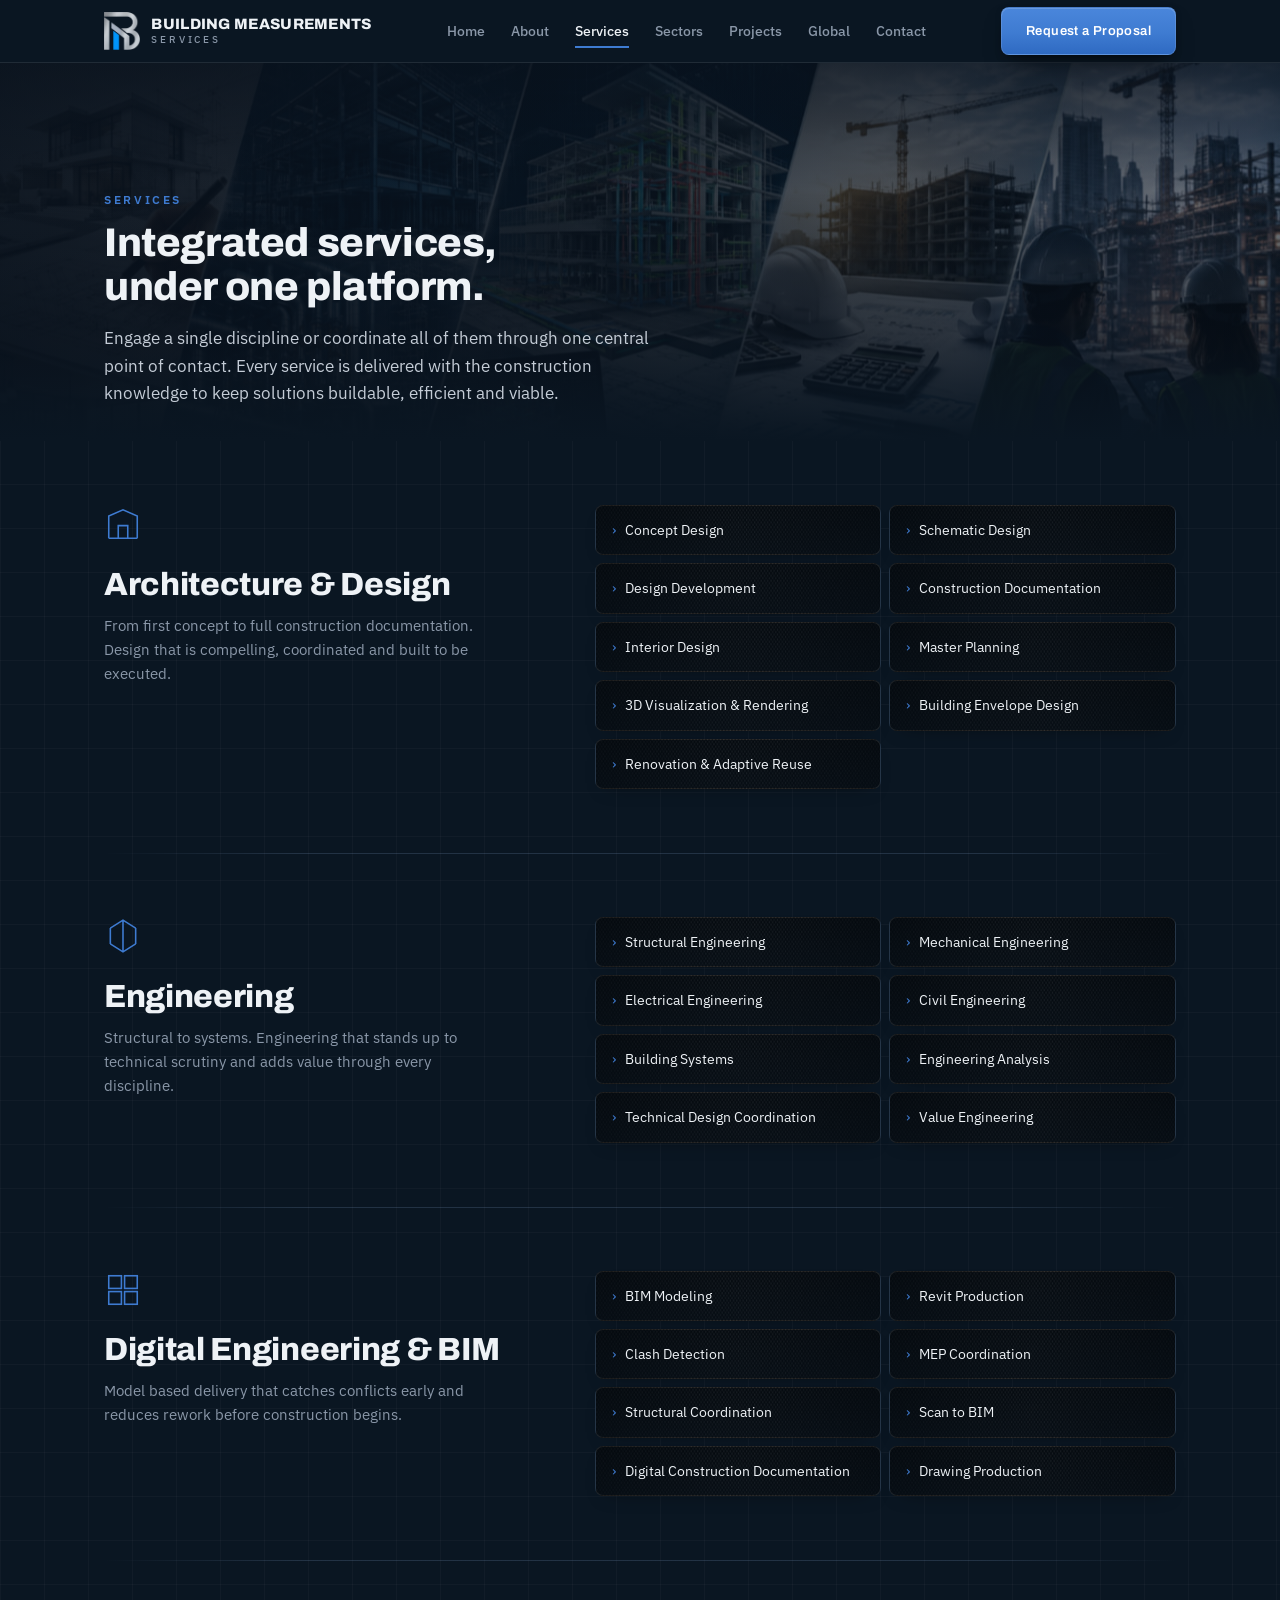
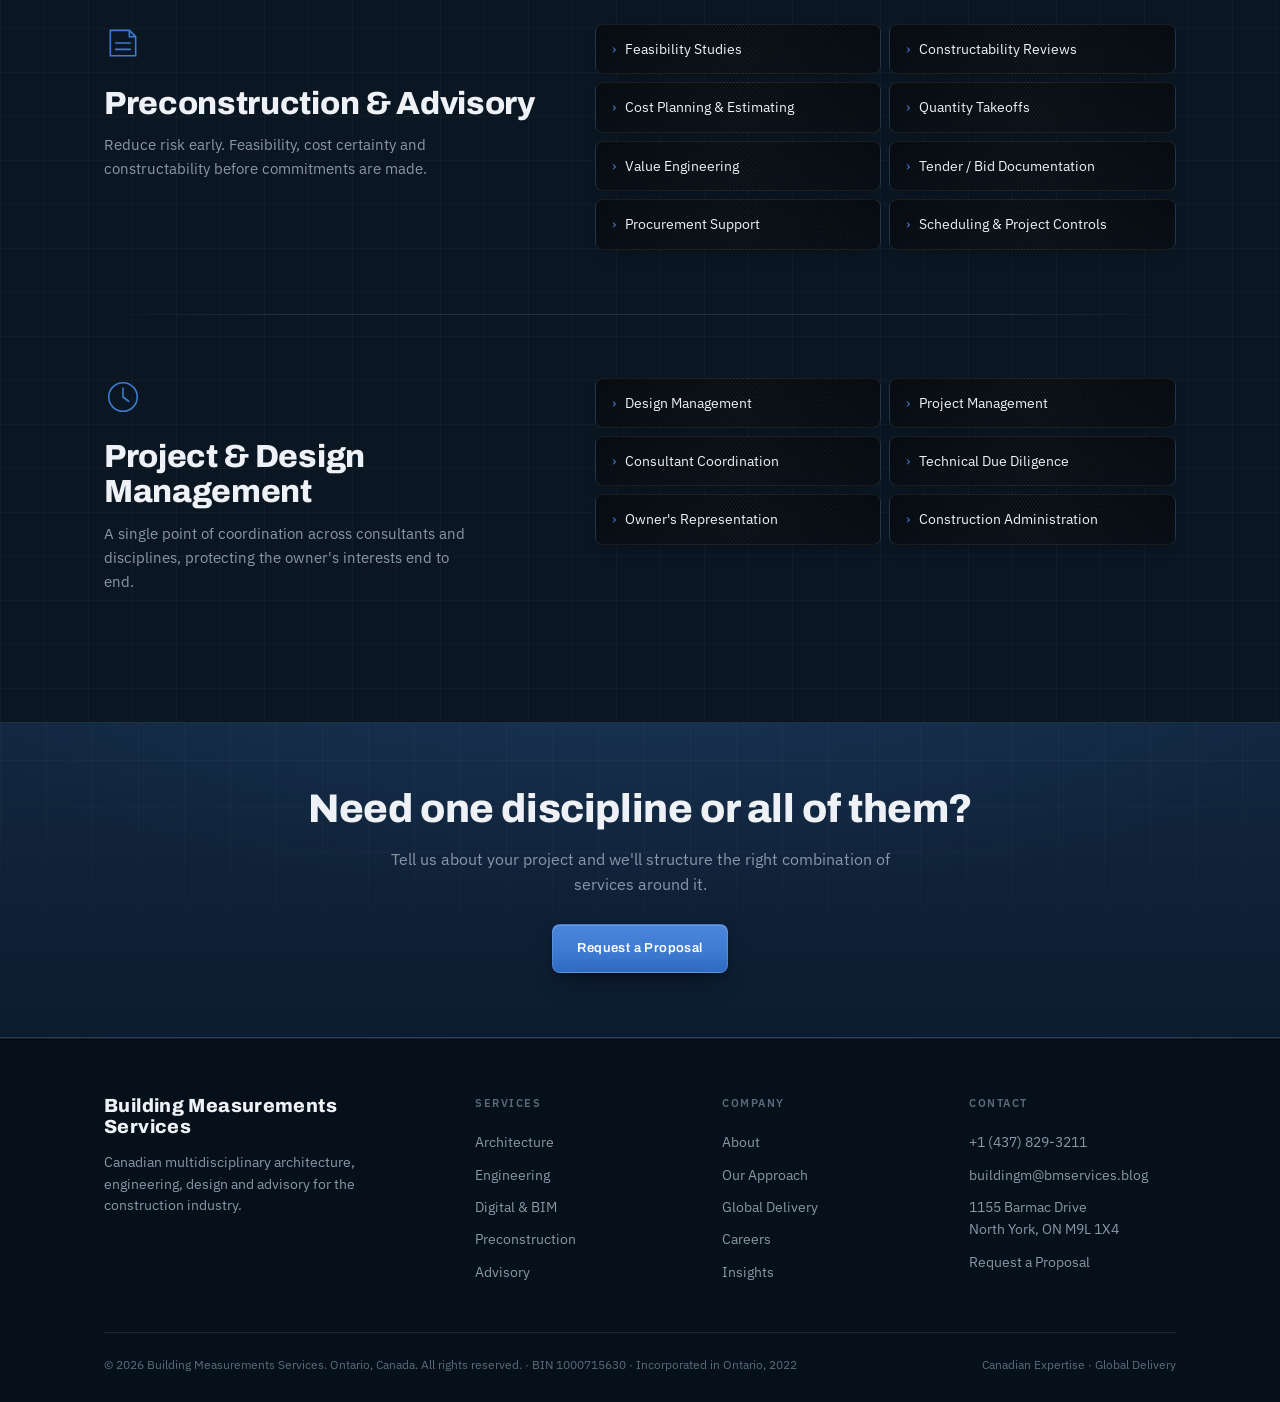
<file: services/index.html>
<!DOCTYPE html>
<html lang="en">
<head>
  <meta charset="UTF-8">
  <meta name="viewport" content="width=device-width, initial-scale=1.0">
  <title>Services | Building Measurements Services</title>
  <meta name="description" content="Architecture & Design, Engineering, Digital Engineering & BIM, Preconstruction & Advisory, and Project & Design Management, integrated under one platform.">

  <link rel="icon" href="../favicon.webp" type="image/webp">
  <link rel="preconnect" href="https://fonts.googleapis.com">
  <link rel="preconnect" href="https://fonts.gstatic.com" crossorigin>
  <link href="https://fonts.googleapis.com/css2?family=Archivo:wght@500;600;700;800;900&family=IBM+Plex+Sans:wght@300;400;500;600&display=swap" rel="stylesheet">

  <link rel="stylesheet" href="../css/tokens.css?v=10">
  <link rel="stylesheet" href="../css/style.css?v=10">
  <link rel="stylesheet" href="../css/layout.css?v=10">
  <link rel="stylesheet" href="../css/header.css?v=10">
  <link rel="stylesheet" href="../css/components.css?v=10">
</head>
<body class="grid-bg">

<section class="page-hero bg-services">
    <div class="wrap">
      <p class="eyebrow reveal">Services</p>
      <h1 class="reveal">Integrated services, under one platform.</h1>
      <p class="lead reveal">Engage a single discipline or coordinate all of them through one central point of contact. Every service is delivered with the construction knowledge to keep solutions buildable, efficient and viable.</p>
    </div>
  </section>

  <section>
    <div class="wrap">

      <article class="service-block reveal">
        <div class="sb-grid">
          <div>
            <svg class="sb-ico" viewBox="0 0 48 48" fill="none" stroke="currentColor" stroke-width="2" aria-hidden="true"><path d="M6 42V14L24 6l18 8v28"/><path d="M6 42h36M18 42V26h12v16"/></svg>
            <h2>Architecture &amp; Design</h2>
            <p class="sb-intro">From first concept to full construction documentation. Design that is compelling, coordinated and built to be executed.</p>
          </div>
          <ul class="svc-list">
            <li>Concept Design</li>
            <li>Schematic Design</li>
            <li>Design Development</li>
            <li>Construction Documentation</li>
            <li>Interior Design</li>
            <li>Master Planning</li>
            <li>3D Visualization &amp; Rendering</li>
            <li>Building Envelope Design</li>
            <li>Renovation &amp; Adaptive Reuse</li>
          </ul>
        </div>
      </article>

      <article class="service-block reveal">
        <div class="sb-grid">
          <div>
            <svg class="sb-ico" viewBox="0 0 48 48" fill="none" stroke="currentColor" stroke-width="2" aria-hidden="true"><path d="M24 4v40M8 14l16-10 16 10M8 34l16 10 16-10"/><path d="M8 14v20M40 14v20"/></svg>
            <h2>Engineering</h2>
            <p class="sb-intro">Structural to systems. Engineering that stands up to technical scrutiny and adds value through every discipline.</p>
          </div>
          <ul class="svc-list">
            <li>Structural Engineering</li>
            <li>Mechanical Engineering</li>
            <li>Electrical Engineering</li>
            <li>Civil Engineering</li>
            <li>Building Systems</li>
            <li>Engineering Analysis</li>
            <li>Technical Design Coordination</li>
            <li>Value Engineering</li>
          </ul>
        </div>
      </article>

      <article class="service-block reveal">
        <div class="sb-grid">
          <div>
            <svg class="sb-ico" viewBox="0 0 48 48" fill="none" stroke="currentColor" stroke-width="2" aria-hidden="true"><rect x="6" y="6" width="16" height="16"/><rect x="26" y="6" width="16" height="16"/><rect x="6" y="26" width="16" height="16"/><rect x="26" y="26" width="16" height="16"/></svg>
            <h2>Digital Engineering &amp; BIM</h2>
            <p class="sb-intro">Model-based delivery that catches conflicts early and reduces rework before construction begins.</p>
          </div>
          <ul class="svc-list">
            <li>BIM Modeling</li>
            <li>Revit Production</li>
            <li>Clash Detection</li>
            <li>MEP Coordination</li>
            <li>Structural Coordination</li>
            <li>Scan-to-BIM</li>
            <li>Digital Construction Documentation</li>
            <li>Drawing Production</li>
          </ul>
        </div>
      </article>

      <article class="service-block reveal">
        <div class="sb-grid">
          <div>
            <svg class="sb-ico" viewBox="0 0 48 48" fill="none" stroke="currentColor" stroke-width="2" aria-hidden="true"><path d="M8 40V8h24l8 8v24z"/><path d="M32 8v8h8M14 24h20M14 32h20"/></svg>
            <h2>Preconstruction &amp; Advisory</h2>
            <p class="sb-intro">De-risk the project early. Feasibility, cost certainty and constructability before commitments are made.</p>
          </div>
          <ul class="svc-list">
            <li>Feasibility Studies</li>
            <li>Constructability Reviews</li>
            <li>Cost Planning &amp; Estimating</li>
            <li>Quantity Takeoffs</li>
            <li>Value Engineering</li>
            <li>Tender / Bid Documentation</li>
            <li>Procurement Support</li>
            <li>Scheduling &amp; Project Controls</li>
          </ul>
        </div>
      </article>

      <article class="service-block reveal">
        <div class="sb-grid">
          <div>
            <svg class="sb-ico" viewBox="0 0 48 48" fill="none" stroke="currentColor" stroke-width="2" aria-hidden="true"><circle cx="24" cy="24" r="18"/><path d="M24 12v12l8 6"/></svg>
            <h2>Project &amp; Design Management</h2>
            <p class="sb-intro">A single point of coordination across consultants and disciplines, protecting the owner's interests end to end.</p>
          </div>
          <ul class="svc-list">
            <li>Design Management</li>
            <li>Project Management</li>
            <li>Consultant Coordination</li>
            <li>Technical Due Diligence</li>
            <li>Owner's Representation</li>
            <li>Construction Administration</li>
          </ul>
        </div>
      </article>

    </div>
  </section>

  <section class="cta-band">
    <div class="wrap">
      <div class="reveal">
        <h2>Need one discipline or all of them?</h2>
        <p>Tell us about your project and we'll structure the right combination of services around it.</p>
        <a href="../contact/" class="btn btn-primary">Request a Proposal</a>
      </div>
    </div>
  </section>

  <script>window.SITE = { base: "../", page: "services" };</script>
  <script src="../js/main.js?v=2"></script>
</body>
</html>
</file>
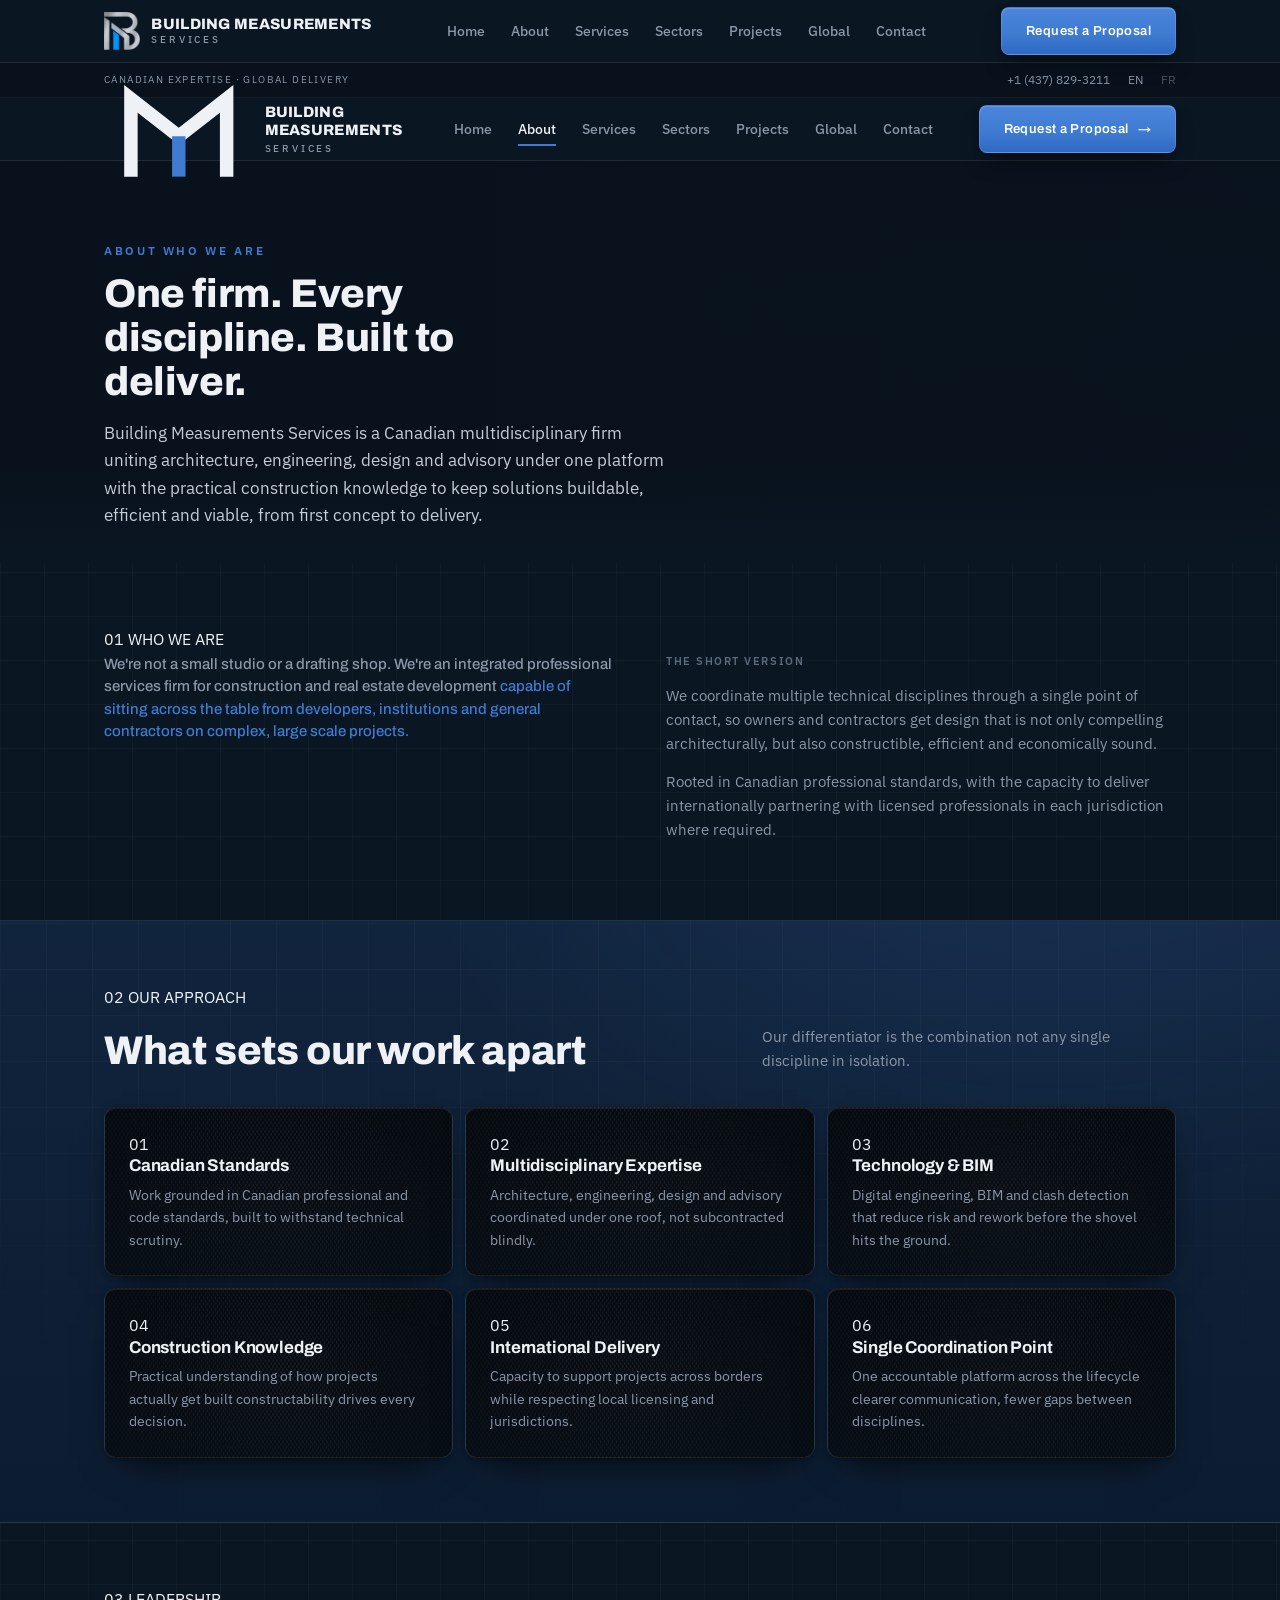
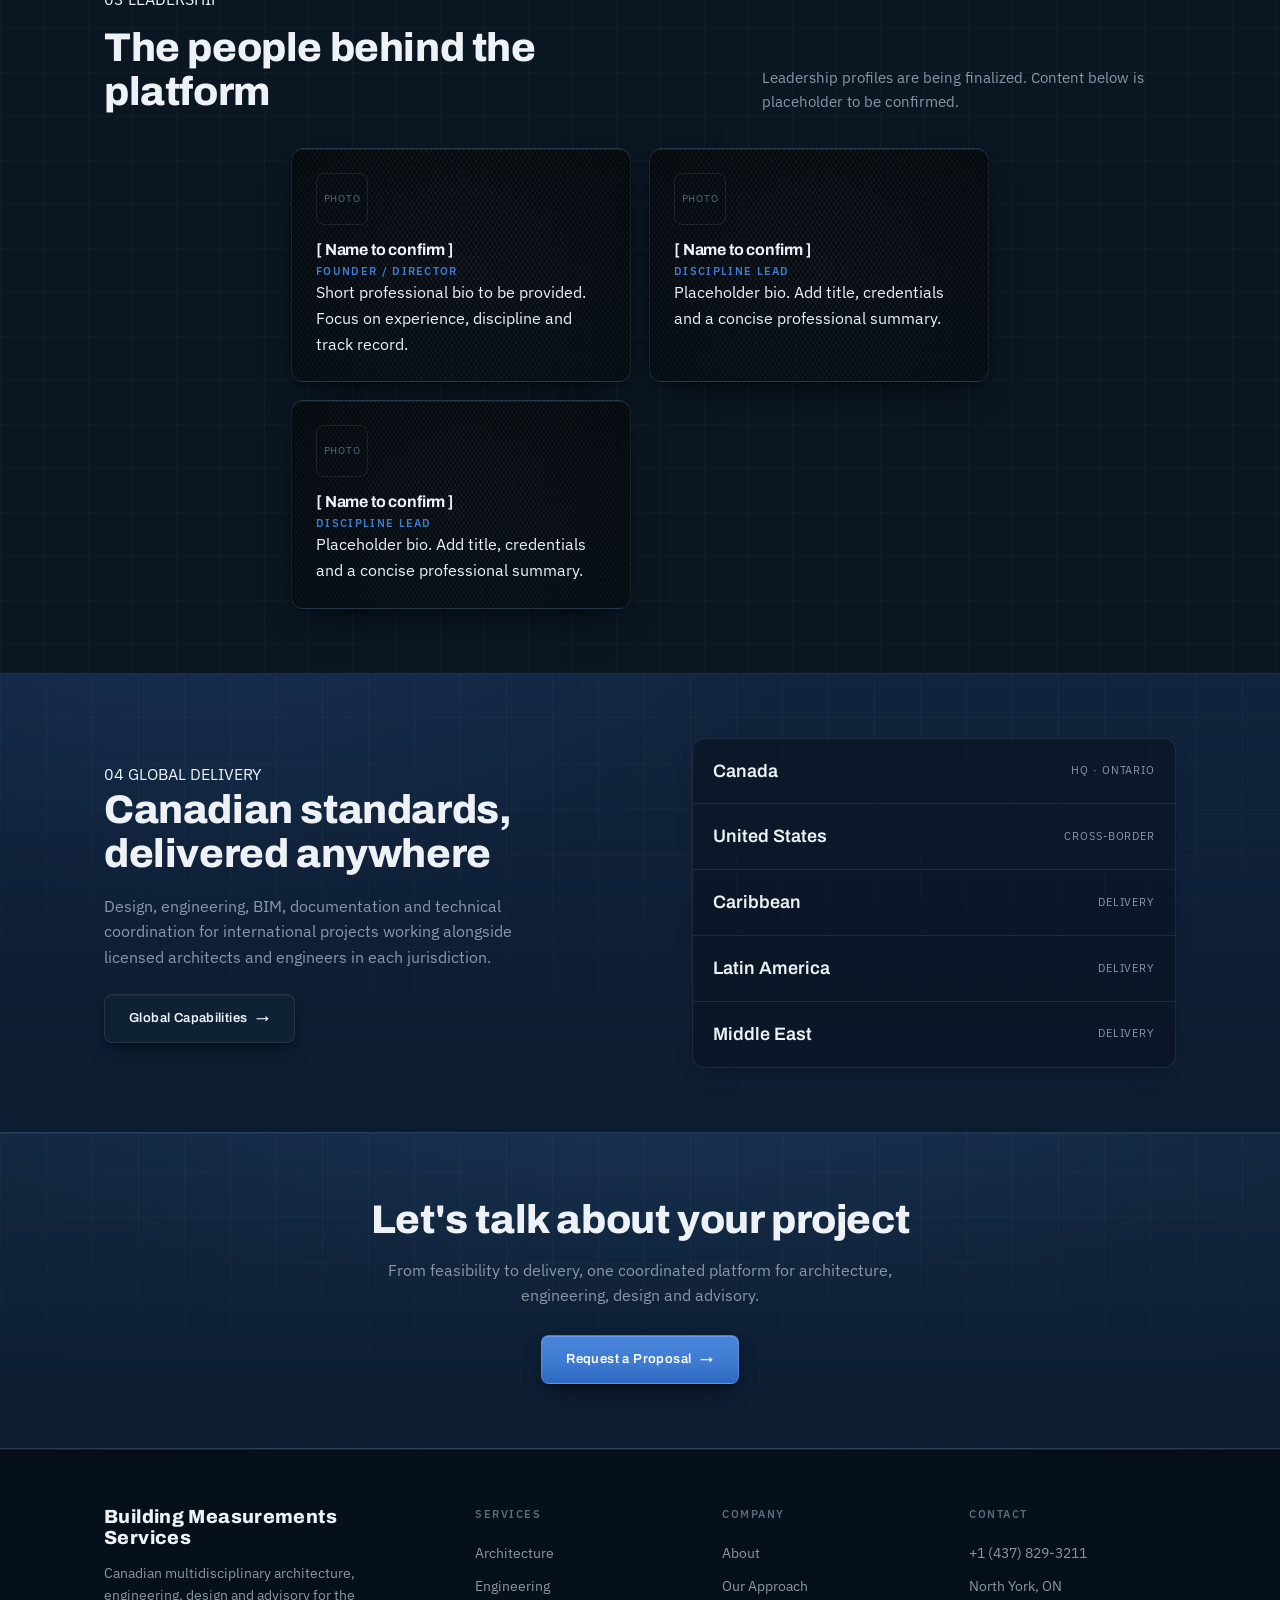
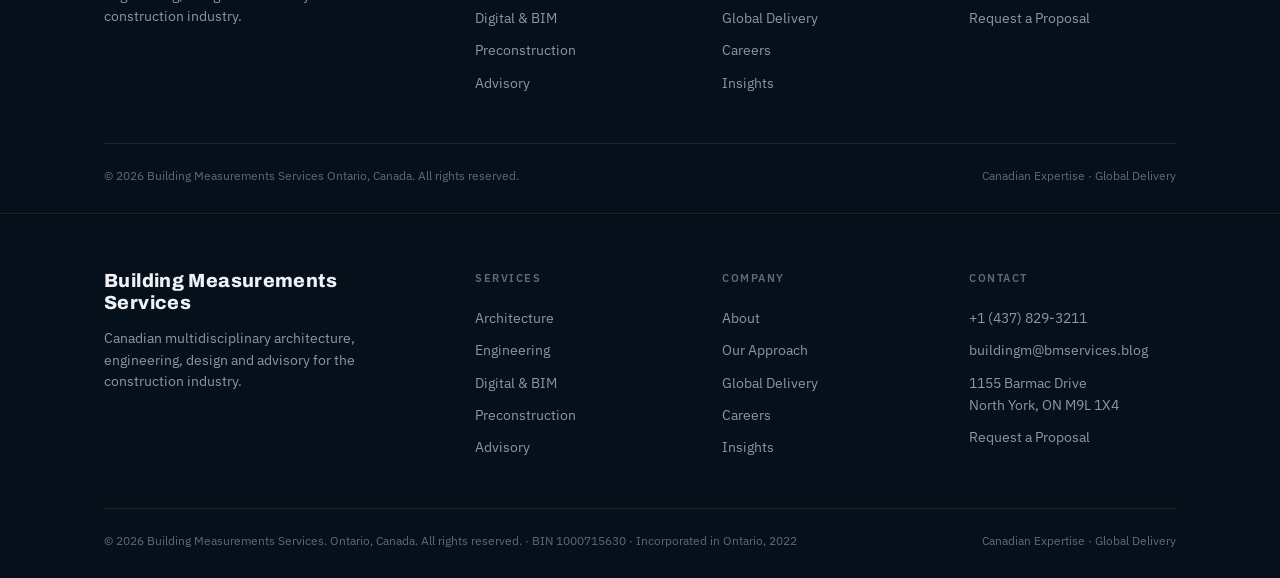
<file: about.html>
<!DOCTYPE html>
<html lang="en">
<head>
  <meta charset="UTF-8">
  <meta name="viewport" content="width=device-width, initial-scale=1.0">
  <title>About — Building Measurements Services</title>
  <meta name="description" content="Who we are: a Canadian multidisciplinary architecture, engineering, design and advisory firm delivering integrated, buildable solutions across Canada and international markets.">

  <link rel="icon" href="favicon.svg" type="image/svg+xml">
  <link rel="preconnect" href="https://fonts.googleapis.com">
  <link rel="preconnect" href="https://fonts.gstatic.com" crossorigin>
  <link href="https://fonts.googleapis.com/css2?family=Archivo:wght@500;600;700;800;900&family=IBM+Plex+Sans:wght@300;400;500;600&family=IBM+Plex+Mono:wght@400;500&display=swap" rel="stylesheet">

  <link rel="stylesheet" href="css/tokens.css?v=1">
  <link rel="stylesheet" href="css/style.css?v=1">
  <link rel="stylesheet" href="css/layout.css?v=1">
  <link rel="stylesheet" href="css/header.css?v=2">
  <link rel="stylesheet" href="css/components.css?v=2">
</head>
<body class="grid-bg">

  <!-- ===== TOP BAR ===== -->
  <div class="topbar">
    <div class="wrap">
      <span class="tagline">Canadian Expertise · Global Delivery</span>
      <div class="r">
        <a href="tel:+14378293211" class="mono">+1 (437) 829-3211</a>
        <a href="#">EN</a><a href="#" style="opacity:.5">FR</a>
      </div>
    </div>
  </div>

  <!-- ===== HEADER (bloque compartido) ===== -->
  <header>
    <div class="wrap nav">
      <a href="index.html" class="brand" aria-label="Building Measurements Services — home">
        <svg class="mark" viewBox="0 0 100 100" fill="none" aria-hidden="true">
          <path d="M18 82 L18 30 L50 55 L82 30 L82 82" stroke="#EEF2F6" stroke-width="9" stroke-linejoin="miter"/>
          <path d="M50 55 L50 82" stroke="#3E7BD1" stroke-width="9"/>
        </svg>
        <span class="lockup">
          <span class="name-1">BUILDING MEASUREMENTS</span>
          <span class="name-2">SERVICES</span>
        </span>
      </a>
      <nav class="menu">
        <a href="index.html">Home</a>
        <a href="about.html" aria-current="page">About</a>
        <a href="services.html">Services</a>
        <a href="sectors.html">Sectors</a>
        <a href="projects.html">Projects</a>
        <a href="global.html">Global</a>
        <a href="contact.html">Contact</a>
      </nav>
      <div class="nav-cta">
        <a href="contact.html" class="btn btn-primary">Request a Proposal <span class="ar">→</span></a>
        <button class="burger" aria-label="Open menu"><span></span><span></span><span></span></button>
      </div>
    </div>
    <nav class="mobile-menu">
      <a href="index.html">Home</a>
      <a href="about.html">About</a>
      <a href="services.html">Services</a>
      <a href="sectors.html">Sectors</a>
      <a href="projects.html">Projects</a>
      <a href="global.html">Global</a>
      <a href="contact.html">Contact</a>
    </nav>
  </header>

  <!-- ===== PAGE HERO ===== -->
  <section class="page-hero">
    <div class="sky"></div>
    <div class="wrap">
      <div class="eyebrow reveal">About — Who We Are</div>
      <h1 class="reveal">One firm. Every discipline. Built to deliver.</h1>
      <p class="lead reveal">Building Measurements Services is a Canadian multidisciplinary firm uniting architecture, engineering, design and advisory under one platform — with the practical construction knowledge to keep solutions buildable, efficient and viable, from first concept to delivery.</p>
    </div>
  </section>

  <!-- ===== WHO WE ARE ===== -->
  <section id="who">
    <div class="wrap">
      <div class="divider-label mono reveal">01 — WHO WE ARE</div>
      <div class="split reveal">
        <div>
          <p class="statement">We're not a small studio or a drafting shop. We're an integrated professional services firm for construction and real estate development — <em>capable of sitting across the table from developers, institutions and general contractors on complex, large-scale projects.</em></p>
        </div>
        <div>
          <div class="col-label mono">The short version</div>
          <p>We coordinate multiple technical disciplines through a single point of contact, so owners and contractors get design that is not only compelling architecturally, but also constructible, efficient and economically sound.</p>
          <p>Rooted in Canadian professional standards, with the capacity to deliver internationally — partnering with licensed professionals in each jurisdiction where required.</p>
        </div>
      </div>
    </div>
  </section>

  <!-- ===== OUR APPROACH ===== -->
  <section id="approach" class="process">
    <div class="wrap">
      <div class="divider-label mono reveal">02 — OUR APPROACH</div>
      <div class="sec-head reveal">
        <h2>What sets our work apart</h2>
        <p class="sub">Our differentiator is the combination — not any single discipline in isolation.</p>
      </div>
      <div class="feature-grid reveal">
        <div class="feature"><div class="f-n">01</div><h3>Canadian Standards</h3><p>Work grounded in Canadian professional and code standards, built to withstand technical scrutiny.</p></div>
        <div class="feature"><div class="f-n">02</div><h3>Multidisciplinary Expertise</h3><p>Architecture, engineering, design and advisory coordinated under one roof, not subcontracted blindly.</p></div>
        <div class="feature"><div class="f-n">03</div><h3>Technology &amp; BIM</h3><p>Digital engineering, BIM and clash detection that reduce risk and rework before the shovel hits the ground.</p></div>
        <div class="feature"><div class="f-n">04</div><h3>Construction Knowledge</h3><p>Practical understanding of how projects actually get built — constructability drives every decision.</p></div>
        <div class="feature"><div class="f-n">05</div><h3>International Delivery</h3><p>Capacity to support projects across borders while respecting local licensing and jurisdictions.</p></div>
        <div class="feature"><div class="f-n">06</div><h3>Single Coordination Point</h3><p>One accountable platform across the lifecycle — clearer communication, fewer gaps between disciplines.</p></div>
      </div>
    </div>
  </section>

  <!-- ===== LEADERSHIP ===== -->
  <section id="leadership">
    <div class="wrap">
      <div class="divider-label mono reveal">03 — LEADERSHIP</div>
      <div class="sec-head reveal">
        <h2>The people behind the platform</h2>
        <p class="sub">Leadership profiles are being finalized. Content below is placeholder — to be confirmed.</p>
      </div>
      <div class="profile-grid reveal">
        <div class="profile-card">
          <div class="avatar mono">PHOTO</div>
          <h3>[ Name to confirm ]</h3>
          <div class="role mono">Founder / Director</div>
          <p>Short professional bio to be provided. Focus on experience, discipline and track record.</p>
        </div>
        <div class="profile-card">
          <div class="avatar mono">PHOTO</div>
          <h3>[ Name to confirm ]</h3>
          <div class="role mono">Discipline Lead</div>
          <p>Placeholder bio. Add title, credentials and a concise professional summary.</p>
        </div>
        <div class="profile-card">
          <div class="avatar mono">PHOTO</div>
          <h3>[ Name to confirm ]</h3>
          <div class="role mono">Discipline Lead</div>
          <p>Placeholder bio. Add title, credentials and a concise professional summary.</p>
        </div>
      </div>
    </div>
  </section>

  <!-- ===== GLOBAL DELIVERY (mini) ===== -->
  <section class="global" id="global-delivery">
    <div class="wrap global-inner">
      <div class="reveal">
        <div class="divider-label mono">04 — GLOBAL DELIVERY</div>
        <h2>Canadian standards,<br>delivered anywhere</h2>
        <p class="g-lead">Design, engineering, BIM, documentation and technical coordination for international projects — working alongside licensed architects and engineers in each jurisdiction.</p>
        <a href="global.html" class="btn btn-ghost">Global Capabilities <span class="ar">→</span></a>
      </div>
      <div class="markets reveal">
        <div class="market"><span class="m-n">Canada</span><span class="m-s mono">HQ · ONTARIO</span></div>
        <div class="market"><span class="m-n">United States</span><span class="m-s mono">CROSS-BORDER</span></div>
        <div class="market"><span class="m-n">Caribbean</span><span class="m-s mono">DELIVERY</span></div>
        <div class="market"><span class="m-n">Latin America</span><span class="m-s mono">DELIVERY</span></div>
        <div class="market"><span class="m-n">Middle East</span><span class="m-s mono">DELIVERY</span></div>
      </div>
    </div>
  </section>

  <!-- ===== CTA BAND ===== -->
  <section class="cta-band">
    <div class="wrap">
      <div class="reveal">
        <h2>Let's talk about your project</h2>
        <p>From feasibility to delivery, one coordinated platform for architecture, engineering, design and advisory.</p>
        <a href="contact.html" class="btn btn-primary">Request a Proposal <span class="ar">→</span></a>
      </div>
    </div>
  </section>

  <!-- ===== FOOTER (bloque compartido) ===== -->
  <footer>
    <div class="wrap">
      <div class="foot-grid">
        <div class="foot-brand">
          <div class="name">Building Measurements<br>Services</div>
          <p>Canadian multidisciplinary architecture, engineering, design and advisory for the construction industry.</p>
        </div>
        <div class="foot-col">
          <h4>Services</h4>
          <a href="services.html">Architecture</a><a href="services.html">Engineering</a><a href="services.html">Digital &amp; BIM</a><a href="services.html">Preconstruction</a><a href="services.html">Advisory</a>
        </div>
        <div class="foot-col">
          <h4>Company</h4>
          <a href="about.html">About</a><a href="about.html#approach">Our Approach</a><a href="global.html">Global Delivery</a><a href="careers.html">Careers</a><a href="insights.html">Insights</a>
        </div>
        <div class="foot-col">
          <h4>Contact</h4>
          <a href="tel:+14378293211">+1 (437) 829-3211</a><a href="contact.html">North York, ON</a><a href="contact.html">Request a Proposal</a>
        </div>
      </div>
      <div class="foot-bottom">
        <span class="mono">© 2026 Building Measurements Services — Ontario, Canada. All rights reserved.</span>
        <span class="mono">Canadian Expertise · Global Delivery</span>
      </div>
    </div>
  </footer>

  <script src="js/main.js?v=1"></script>
</body>
</html>
</file>
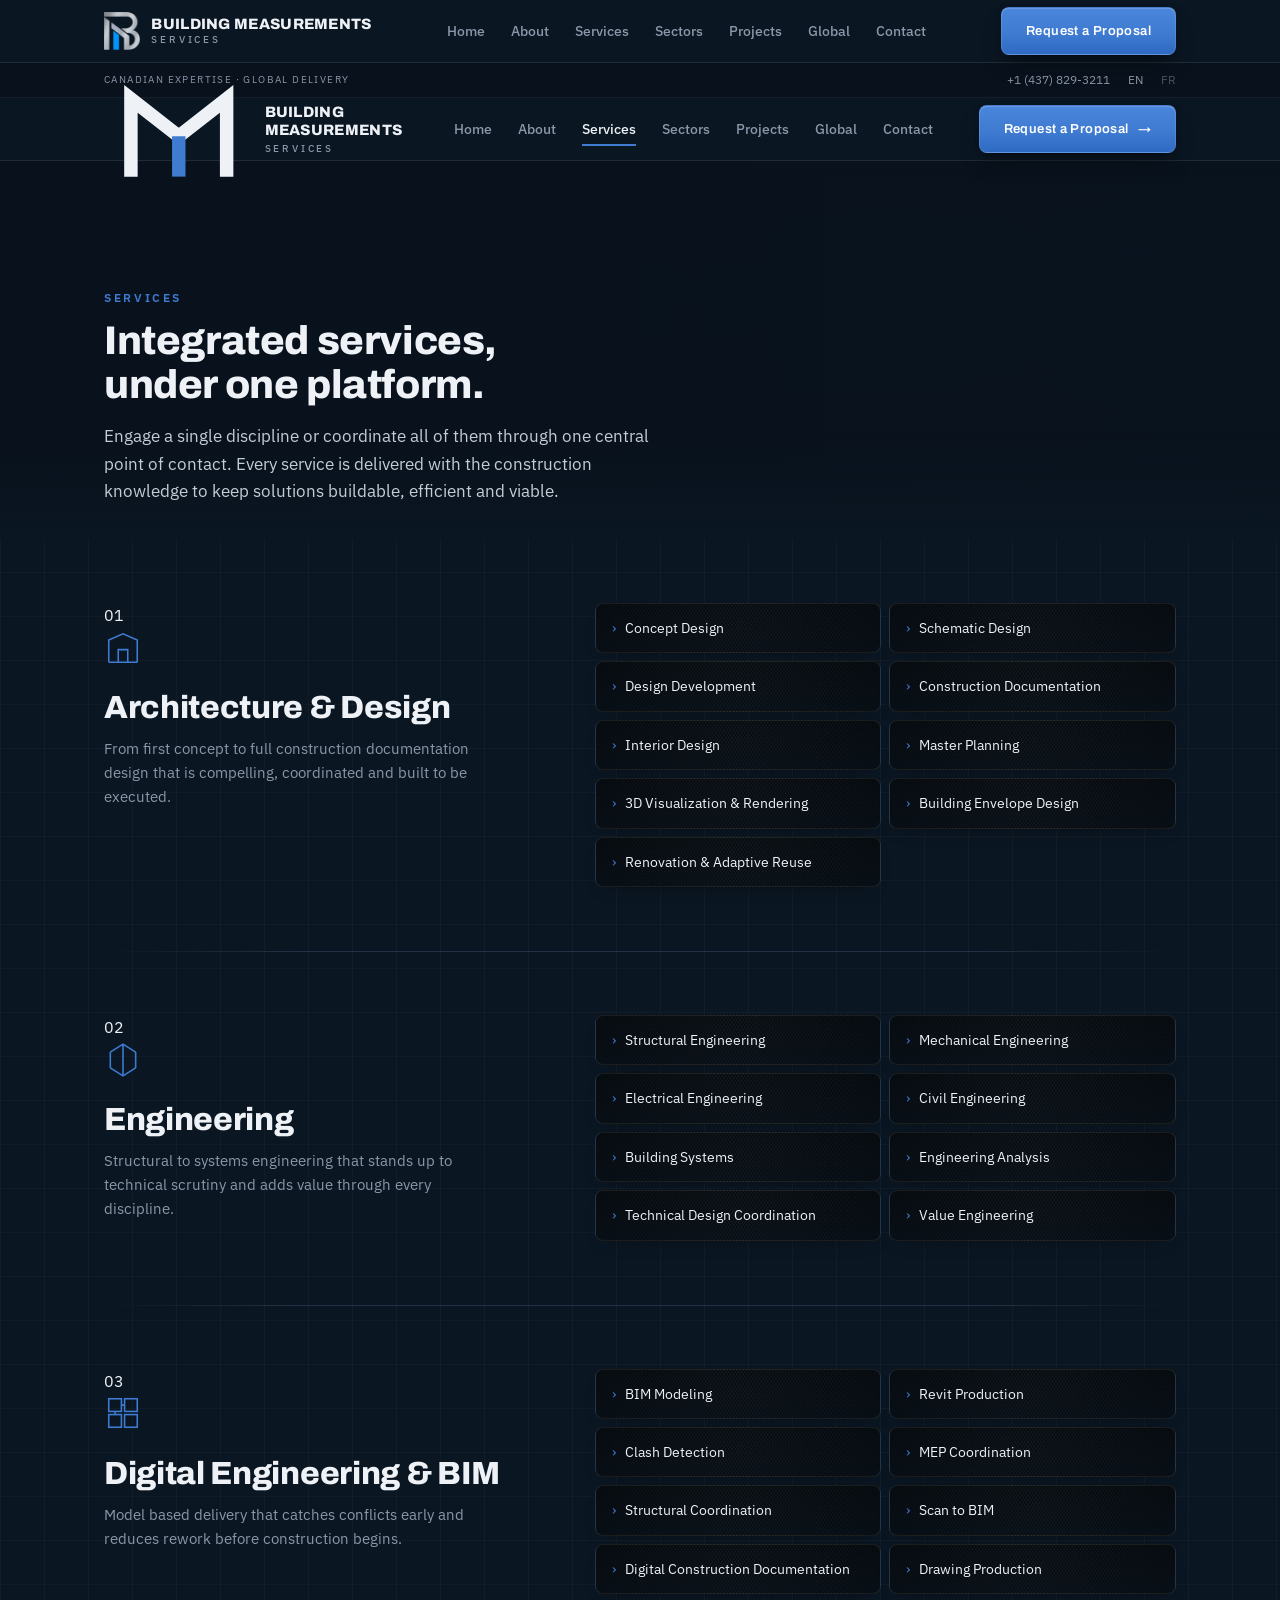
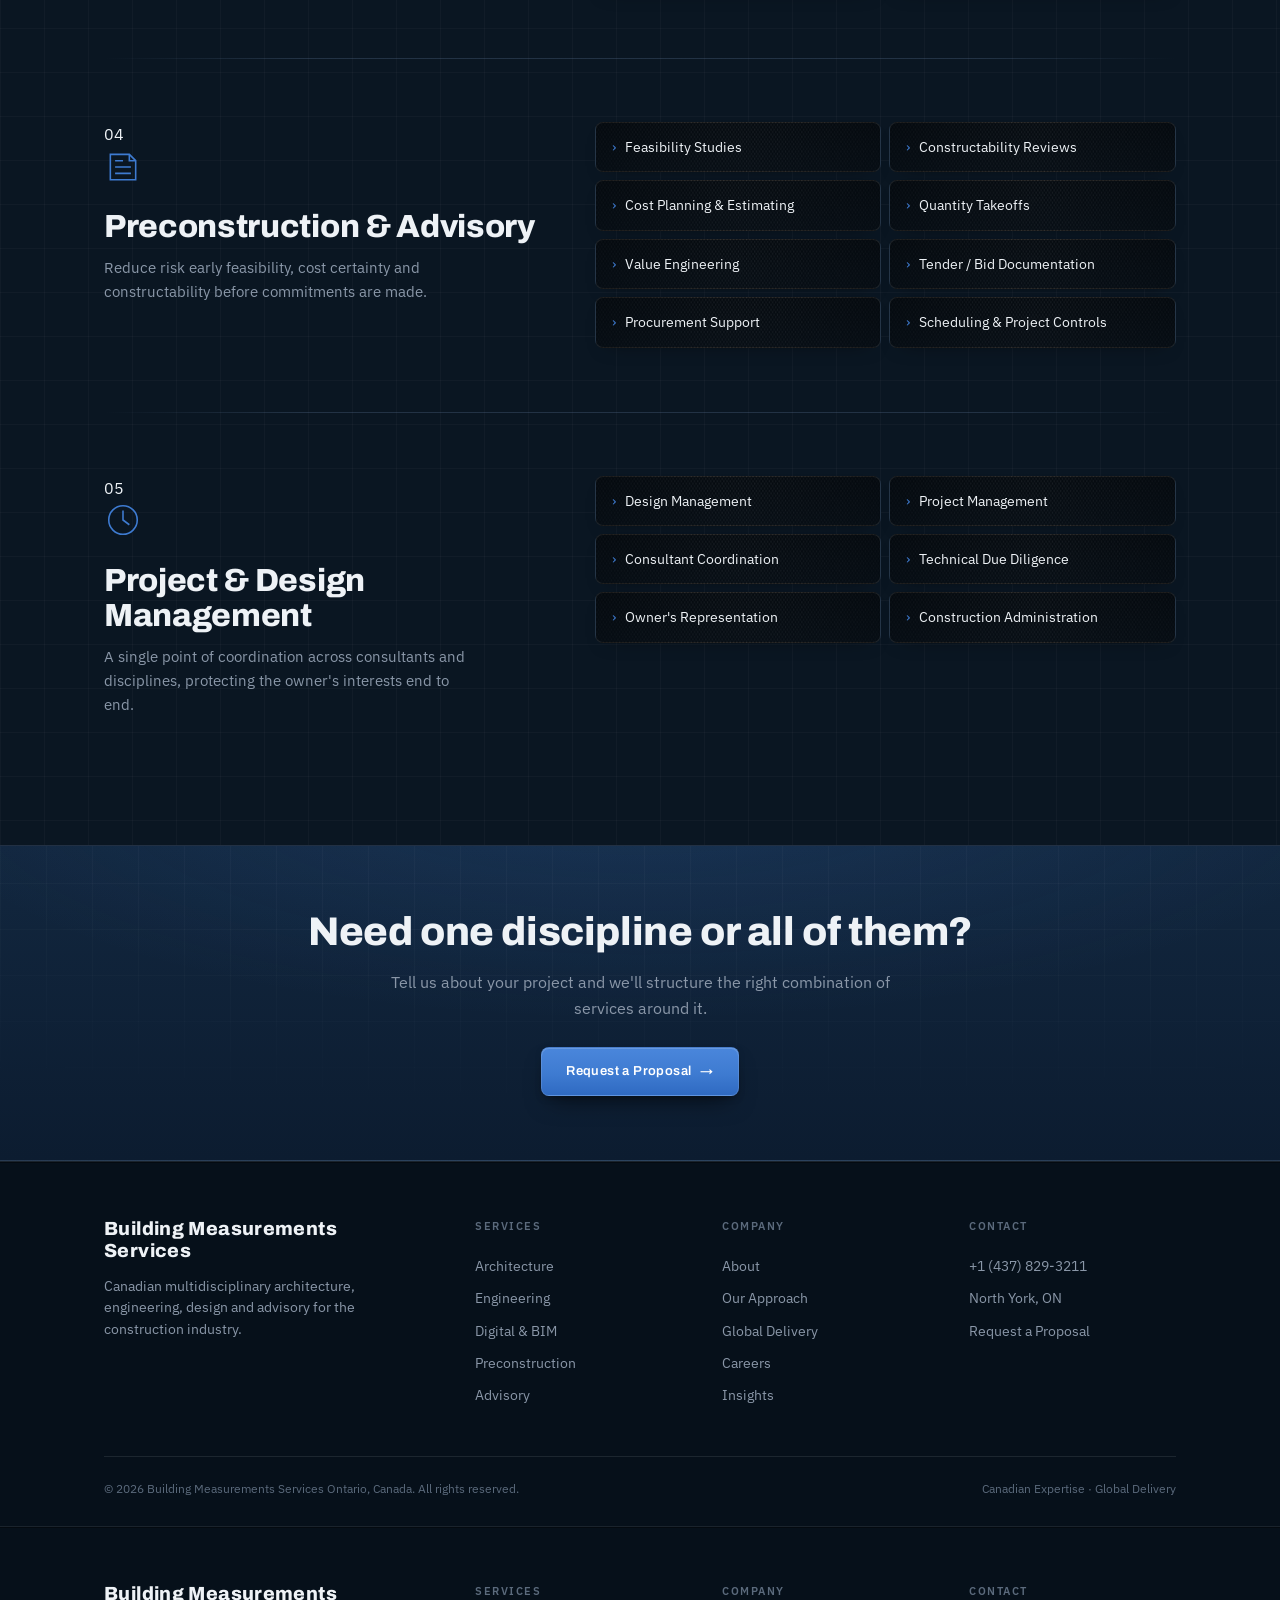
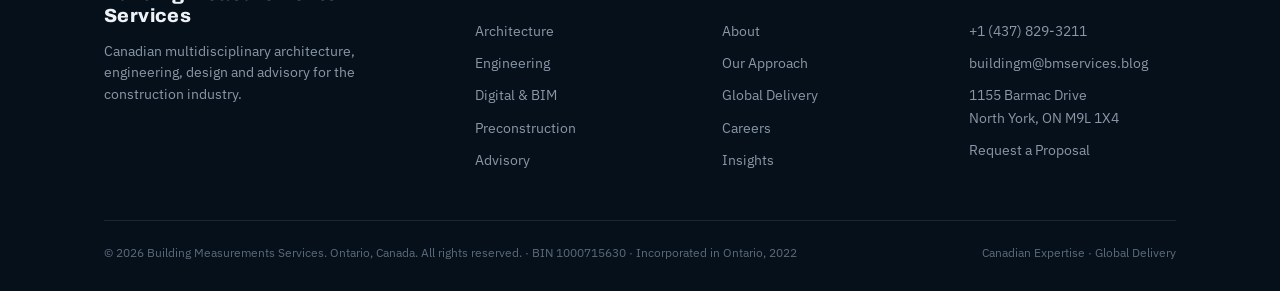
<file: services.html>
<!DOCTYPE html>
<html lang="en">
<head>
  <meta charset="UTF-8">
  <meta name="viewport" content="width=device-width, initial-scale=1.0">
  <title>Services — Building Measurements Services</title>
  <meta name="description" content="Architecture & Design, Engineering, Digital Engineering & BIM, Preconstruction & Advisory, and Project & Design Management — integrated under one platform.">

  <link rel="icon" href="favicon.svg" type="image/svg+xml">
  <link rel="preconnect" href="https://fonts.googleapis.com">
  <link rel="preconnect" href="https://fonts.gstatic.com" crossorigin>
  <link href="https://fonts.googleapis.com/css2?family=Archivo:wght@500;600;700;800;900&family=IBM+Plex+Sans:wght@300;400;500;600&family=IBM+Plex+Mono:wght@400;500&display=swap" rel="stylesheet">

  <link rel="stylesheet" href="css/tokens.css?v=1">
  <link rel="stylesheet" href="css/style.css?v=1">
  <link rel="stylesheet" href="css/layout.css?v=1">
  <link rel="stylesheet" href="css/header.css?v=2">
  <link rel="stylesheet" href="css/components.css?v=3">
</head>
<body class="grid-bg">

  <!-- ===== TOP BAR ===== -->
  <div class="topbar">
    <div class="wrap">
      <span class="tagline">Canadian Expertise · Global Delivery</span>
      <div class="r">
        <a href="tel:+14378293211" class="mono">+1 (437) 829-3211</a>
        <a href="#">EN</a><a href="#" style="opacity:.5">FR</a>
      </div>
    </div>
  </div>

  <!-- ===== HEADER (bloque compartido) ===== -->
  <header>
    <div class="wrap nav">
      <a href="index.html" class="brand" aria-label="Building Measurements Services — home">
        <svg class="mark" viewBox="0 0 100 100" fill="none" aria-hidden="true">
          <path d="M18 82 L18 30 L50 55 L82 30 L82 82" stroke="#EEF2F6" stroke-width="9" stroke-linejoin="miter"/>
          <path d="M50 55 L50 82" stroke="#3E7BD1" stroke-width="9"/>
        </svg>
        <span class="lockup">
          <span class="name-1">BUILDING MEASUREMENTS</span>
          <span class="name-2">SERVICES</span>
        </span>
      </a>
      <nav class="menu">
        <a href="index.html">Home</a>
        <a href="about.html">About</a>
        <a href="services.html" aria-current="page">Services</a>
        <a href="sectors.html">Sectors</a>
        <a href="projects.html">Projects</a>
        <a href="global.html">Global</a>
        <a href="contact.html">Contact</a>
      </nav>
      <div class="nav-cta">
        <a href="contact.html" class="btn btn-primary">Request a Proposal <span class="ar">→</span></a>
        <button class="burger" aria-label="Open menu"><span></span><span></span><span></span></button>
      </div>
    </div>
    <nav class="mobile-menu">
      <a href="index.html">Home</a>
      <a href="about.html">About</a>
      <a href="services.html">Services</a>
      <a href="sectors.html">Sectors</a>
      <a href="projects.html">Projects</a>
      <a href="global.html">Global</a>
      <a href="contact.html">Contact</a>
    </nav>
  </header>

  <!-- ===== PAGE HERO ===== -->
  <section class="page-hero">
    <div class="sky"></div>
    <div class="wrap">
      <div class="eyebrow reveal">Services</div>
      <h1 class="reveal">Integrated services, under one platform.</h1>
      <p class="lead reveal">Engage a single discipline or coordinate all of them through one central point of contact. Every service is delivered with the construction knowledge to keep solutions buildable, efficient and viable.</p>
    </div>
  </section>

  <!-- ===== SERVICE BLOCKS ===== -->
  <section>
    <div class="wrap">

      <!-- 01 Architecture & Design -->
      <article class="service-block reveal">
        <div class="sb-grid">
          <div>
            <div class="sb-num">01</div>
            <svg class="sb-ico" viewBox="0 0 48 48" fill="none" stroke="currentColor" stroke-width="2" aria-hidden="true"><path d="M6 42V14L24 6l18 8v28"/><path d="M6 42h36M18 42V26h12v16"/></svg>
            <h2>Architecture &amp; Design</h2>
            <p class="sb-intro">From first concept to full construction documentation — design that is compelling, coordinated and built to be executed.</p>
          </div>
          <ul class="svc-list">
            <li>Concept Design</li>
            <li>Schematic Design</li>
            <li>Design Development</li>
            <li>Construction Documentation</li>
            <li>Interior Design</li>
            <li>Master Planning</li>
            <li>3D Visualization &amp; Rendering</li>
            <li>Building Envelope Design</li>
            <li>Renovation &amp; Adaptive Reuse</li>
          </ul>
        </div>
      </article>

      <!-- 02 Engineering -->
      <article class="service-block reveal">
        <div class="sb-grid">
          <div>
            <div class="sb-num">02</div>
            <svg class="sb-ico" viewBox="0 0 48 48" fill="none" stroke="currentColor" stroke-width="2" aria-hidden="true"><path d="M24 4v40M8 14l16-10 16 10M8 34l16 10 16-10"/><path d="M8 14v20M40 14v20"/></svg>
            <h2>Engineering</h2>
            <p class="sb-intro">Structural to systems — engineering that stands up to technical scrutiny and adds value through every discipline.</p>
          </div>
          <ul class="svc-list">
            <li>Structural Engineering</li>
            <li>Mechanical Engineering</li>
            <li>Electrical Engineering</li>
            <li>Civil Engineering</li>
            <li>Building Systems</li>
            <li>Engineering Analysis</li>
            <li>Technical Design Coordination</li>
            <li>Value Engineering</li>
          </ul>
        </div>
      </article>

      <!-- 03 Digital Engineering & BIM -->
      <article class="service-block reveal">
        <div class="sb-grid">
          <div>
            <div class="sb-num">03</div>
            <svg class="sb-ico" viewBox="0 0 48 48" fill="none" stroke="currentColor" stroke-width="2" aria-hidden="true"><rect x="6" y="6" width="16" height="16"/><rect x="26" y="6" width="16" height="16"/><rect x="6" y="26" width="16" height="16"/><rect x="26" y="26" width="16" height="16"/><path d="M22 14h4M14 22v4"/></svg>
            <h2>Digital Engineering &amp; BIM</h2>
            <p class="sb-intro">Model-based delivery that catches conflicts early and reduces rework before construction begins.</p>
          </div>
          <ul class="svc-list">
            <li>BIM Modeling</li>
            <li>Revit Production</li>
            <li>Clash Detection</li>
            <li>MEP Coordination</li>
            <li>Structural Coordination</li>
            <li>Scan-to-BIM</li>
            <li>Digital Construction Documentation</li>
            <li>Drawing Production</li>
          </ul>
        </div>
      </article>

      <!-- 04 Preconstruction & Construction Advisory -->
      <article class="service-block reveal">
        <div class="sb-grid">
          <div>
            <div class="sb-num">04</div>
            <svg class="sb-ico" viewBox="0 0 48 48" fill="none" stroke="currentColor" stroke-width="2" aria-hidden="true"><path d="M8 40V8h24l8 8v24z"/><path d="M32 8v8h8M14 24h20M14 32h20M14 16h10"/></svg>
            <h2>Preconstruction &amp; Advisory</h2>
            <p class="sb-intro">De-risk the project early — feasibility, cost certainty and constructability before commitments are made.</p>
          </div>
          <ul class="svc-list">
            <li>Feasibility Studies</li>
            <li>Constructability Reviews</li>
            <li>Cost Planning &amp; Estimating</li>
            <li>Quantity Takeoffs</li>
            <li>Value Engineering</li>
            <li>Tender / Bid Documentation</li>
            <li>Procurement Support</li>
            <li>Scheduling &amp; Project Controls</li>
          </ul>
        </div>
      </article>

      <!-- 05 Project & Design Management -->
      <article class="service-block reveal">
        <div class="sb-grid">
          <div>
            <div class="sb-num">05</div>
            <svg class="sb-ico" viewBox="0 0 48 48" fill="none" stroke="currentColor" stroke-width="2" aria-hidden="true"><circle cx="24" cy="24" r="18"/><path d="M24 12v12l8 6"/></svg>
            <h2>Project &amp; Design Management</h2>
            <p class="sb-intro">A single point of coordination across consultants and disciplines, protecting the owner's interests end to end.</p>
          </div>
          <ul class="svc-list">
            <li>Design Management</li>
            <li>Project Management</li>
            <li>Consultant Coordination</li>
            <li>Technical Due Diligence</li>
            <li>Owner's Representation</li>
            <li>Construction Administration</li>
          </ul>
        </div>
      </article>

    </div>
  </section>

  <!-- ===== CTA BAND ===== -->
  <section class="cta-band">
    <div class="wrap">
      <div class="reveal">
        <h2>Need one discipline or all of them?</h2>
        <p>Tell us about your project and we'll structure the right combination of services around it.</p>
        <a href="contact.html" class="btn btn-primary">Request a Proposal <span class="ar">→</span></a>
      </div>
    </div>
  </section>

  <!-- ===== FOOTER (bloque compartido) ===== -->
  <footer>
    <div class="wrap">
      <div class="foot-grid">
        <div class="foot-brand">
          <div class="name">Building Measurements<br>Services</div>
          <p>Canadian multidisciplinary architecture, engineering, design and advisory for the construction industry.</p>
        </div>
        <div class="foot-col">
          <h4>Services</h4>
          <a href="services.html">Architecture</a><a href="services.html">Engineering</a><a href="services.html">Digital &amp; BIM</a><a href="services.html">Preconstruction</a><a href="services.html">Advisory</a>
        </div>
        <div class="foot-col">
          <h4>Company</h4>
          <a href="about.html">About</a><a href="about.html#approach">Our Approach</a><a href="global.html">Global Delivery</a><a href="careers.html">Careers</a><a href="insights.html">Insights</a>
        </div>
        <div class="foot-col">
          <h4>Contact</h4>
          <a href="tel:+14378293211">+1 (437) 829-3211</a><a href="contact.html">North York, ON</a><a href="contact.html">Request a Proposal</a>
        </div>
      </div>
      <div class="foot-bottom">
        <span class="mono">© 2026 Building Measurements Services — Ontario, Canada. All rights reserved.</span>
        <span class="mono">Canadian Expertise · Global Delivery</span>
      </div>
    </div>
  </footer>

  <script src="js/main.js?v=1"></script>
</body>
</html>
</file>
<file: css/tokens.css>
/* ============================================================
   Building Measurements Services · tokens.css
   Variables de diseño (color, tipografía, espaciado).
   No poner reglas aquí, solo :root.
   ============================================================ */

:root{
  /* --- color --- */
  --ink:#0A1622;            /* base near-black navy (fondo página) */
  --navy:#0F2135;           /* paneles / tarjetas */
  --navy-hi:#16304A;        /* hover de paneles */
  --steel:#8A97A8;          /* texto gris acero */
  --steel-dim:#5B6A7C;      /* texto tenue / labels */
  --white:#EEF2F6;          /* texto principal claro */
  --accent:#3E7BD1;         /* azul blueprint, uso mínimo */
  --accent-hi:#5A92DD;      /* hover del acento */

  --line:rgba(255,255,255,.09);      /* bordes visibles */
  --line-soft:rgba(255,255,255,.05); /* bordes sutiles */
  --grid:rgba(255,255,255,.028);     /* rejilla tipo plano */

  /* --- tipografía --- */
  --font-display:'Archivo', sans-serif;
  --font-body:'IBM Plex Sans', system-ui, sans-serif;
  --font-mono:'IBM Plex Mono', monospace;

  /* --- layout --- */
  --maxw:1240px;
  --pad:clamp(20px, 5vw, 72px);
  --grid-size:44px;

  /* --- radios (esquinas redondeadas) --- */
  --radius:12px;
  --radius-sm:8px;
}
</file>
<file: css/style.css>
/* ============================================================
   Building Measurements Services · style.css
   Reset, base tipográfica, botones, utilidades, animaciones.
   ============================================================ */

*{margin:0;padding:0;box-sizing:border-box}
html{-webkit-text-size-adjust:100%}
body{
  font-family:var(--font-body);
  background:var(--ink);
  color:var(--white);
  line-height:1.6;
  -webkit-font-smoothing:antialiased;
  overflow-x:hidden;
}
a{color:inherit;text-decoration:none}
img{max-width:100%;display:block}
ul{list-style:none}

h1,h2,h3{font-family:var(--font-display);letter-spacing:-.01em;line-height:1.1}

/* eyebrow: mayúsculas finas en azul, sin guiones ni numeración */
.eyebrow{
  font-family:var(--font-body);font-weight:600;
  font-size:12px;letter-spacing:.22em;text-transform:uppercase;
  color:var(--accent);
}

/* rejilla tipo plano (fondo aprobado) */
.grid-bg{
  background-image:
    linear-gradient(var(--grid) 1px, transparent 1px),
    linear-gradient(90deg, var(--grid) 1px, transparent 1px);
  background-size:var(--grid-size) var(--grid-size);
}

/* botones */
.btn{
  display:inline-flex;align-items:center;justify-content:center;gap:9px;
  font-family:var(--font-display);font-weight:600;font-size:13px;
  letter-spacing:.03em;padding:13px 24px;border:1px solid transparent;border-radius:var(--radius-sm);
  cursor:pointer;transition:.22s;white-space:nowrap;
}
.btn .ar{transition:transform .22s}
.btn:hover .ar{transform:translateX(3px)}
.btn-primary{
  background:linear-gradient(180deg,#4a86db 0%,#3E7BD1 55%,#2f6ac2 100%);
  color:#fff;border:1px solid rgba(255,255,255,.12);
  box-shadow:0 12px 24px -10px rgba(0,0,0,.6), 0 3px 8px -4px rgba(0,0,0,.5), inset 0 1px 0 rgba(255,255,255,.16);
  transition:transform .18s ease, box-shadow .18s ease;
}
.btn-primary:hover{transform:translateY(-2px);box-shadow:0 18px 32px -12px rgba(0,0,0,.66), 0 4px 10px -4px rgba(0,0,0,.5), inset 0 1px 0 rgba(255,255,255,.18)}
.btn-primary:active{transform:translateY(0)}
.btn-ghost{background:var(--navy);color:var(--white);border-color:var(--line);box-shadow:0 12px 24px -10px rgba(0,0,0,.6), 0 3px 8px -4px rgba(0,0,0,.5), inset 0 1px 0 rgba(255,255,255,.05)}
.btn-ghost:hover{background:var(--navy-hi);border-color:var(--steel-dim);transform:translateY(-2px);box-shadow:0 18px 32px -12px rgba(0,0,0,.66), 0 4px 10px -4px rgba(0,0,0,.5)}

/* reveal on-scroll */
.reveal{opacity:0;transform:translateY(14px);transition:.6s cubic-bezier(.2,.7,.2,1)}
.reveal.in{opacity:1;transform:none}
@media (prefers-reduced-motion:reduce){
  .reveal{opacity:1;transform:none;transition:none}
}

/* ---------- Pulido: scroll suave + foco accesible ---------- */
html{scroll-behavior:smooth}
a:focus-visible, button:focus-visible, .field:focus-visible, .btn:focus-visible{
  outline:2px solid var(--accent);
  outline-offset:2px;
  border-radius:var(--radius-sm);
}
</file>
<file: css/layout.css>
/* ============================================================
   Building Measurements Services · layout.css
   Contenedor, ritmo de secciones, encabezados de sección.
   ============================================================ */

.wrap{
  max-width:1200px;margin:0 auto;
  padding-left:clamp(20px,5vw,64px);
  padding-right:clamp(20px,5vw,64px);
}

section{padding-top:clamp(40px,5vw,68px);padding-bottom:clamp(40px,5vw,68px)}

.sec-head{
  display:flex;justify-content:space-between;align-items:flex-end;
  gap:24px;margin:14px 0 34px;flex-wrap:wrap;
}
.sec-head h2{font-size:clamp(24px,3.4vw,40px);font-weight:800;max-width:20ch}
.sec-head .sub{color:var(--steel);max-width:46ch;font-size:15px}
</file>
<file: css/header.css>
/* ============================================================
   Building Measurements Services · header.css
   Bloques compartidos: topbar, header/nav, footer.
   ============================================================ */

/* ---------- top bar ---------- */
.topbar{background:#08111C;border-bottom:1px solid var(--line-soft);font-size:12px;color:var(--steel)}
.topbar .wrap{display:flex;justify-content:space-between;align-items:center;height:34px}
.topbar .tagline{letter-spacing:.14em;text-transform:uppercase;font-size:10px}
.topbar a{color:var(--steel)}
.topbar a:hover{color:var(--white)}
.topbar .r{display:flex;gap:18px;align-items:center}
.topbar .lang a{font-weight:600}
.topbar .lang .off{opacity:.45}
@media (max-width:700px){.topbar .tagline{display:none}}

/* ---------- header ---------- */
header{position:sticky;top:0;z-index:50;background:var(--ink);border-bottom:1px solid var(--line)}
.nav{display:flex;align-items:center;justify-content:space-between;height:62px}

/* wordmark tipográfico compacto (logo real pendiente) */
.brand{display:inline-flex;align-items:center;gap:11px;line-height:1.05}
.brand-logo{height:38px;width:auto;display:block;flex:none}
.brand-text{display:flex;flex-direction:column}
.brand .name-1{font-family:var(--font-display);font-weight:800;font-size:15px;letter-spacing:.02em;color:var(--white)}
.brand .name-2{font-family:var(--font-body);font-weight:500;font-size:10px;letter-spacing:.28em;color:var(--steel);margin-top:2px}

.menu{display:flex;gap:26px;align-items:center}
.menu a{font-size:14px;font-weight:500;color:var(--steel);transition:.18s;position:relative;padding:4px 0}
.menu a:hover,.menu a[aria-current="page"]{color:var(--white)}
.menu a::after{content:"";position:absolute;left:0;bottom:-2px;width:0;height:2px;background:var(--accent);transition:.22s}
.menu a:hover::after,.menu a[aria-current="page"]::after{width:100%}

.nav-cta{display:flex;align-items:center;gap:14px}
.burger{display:none;flex-direction:column;justify-content:center;gap:5px;width:40px;height:40px;cursor:pointer;background:none;border:1px solid var(--line);border-radius:4px}
.burger span{width:18px;height:2px;background:var(--white);margin:0 auto;transition:.25s}
.burger.active span:nth-child(1){transform:translateY(7px) rotate(45deg)}
.burger.active span:nth-child(2){opacity:0}
.burger.active span:nth-child(3){transform:translateY(-7px) rotate(-45deg)}

/* menú móvil */
.mobile-menu{display:none;flex-direction:column;background:var(--ink);border-bottom:1px solid var(--line)}
.mobile-menu.open{display:flex}
.mobile-menu a{padding:15px clamp(20px,5vw,64px);border-top:1px solid var(--line-soft);color:var(--steel);font-size:15px;font-weight:500}
.mobile-menu a:hover,.mobile-menu a[aria-current="page"]{color:var(--white);background:var(--navy)}

@media (max-width:960px){
  .menu{display:none}
  .nav-cta .btn{display:none}
  .burger{display:flex}
}

/* ---------- footer ---------- */
footer{background:#06101A;border-top:1px solid rgba(255,255,255,.08);box-shadow:inset 0 1px 0 rgba(0,0,0,.4);padding:56px 0 28px}
.foot-grid{display:grid;grid-template-columns:1.6fr 1fr 1fr 1fr;gap:40px;margin-bottom:44px}
.foot-brand .name{font-family:var(--font-display);font-weight:800;font-size:19px;letter-spacing:.02em;line-height:1.15;margin-bottom:14px}
.foot-brand p{color:var(--steel);font-size:13.5px;max-width:34ch}
.foot-col h4{font-family:var(--font-body);font-size:11px;font-weight:600;letter-spacing:.14em;text-transform:uppercase;color:var(--steel-dim);margin-bottom:14px}
.foot-col a{display:block;color:var(--steel);font-size:14px;padding:5px 0;transition:.18s}
.foot-col a:hover{color:var(--white)}
.foot-bottom{display:flex;justify-content:space-between;align-items:center;padding-top:22px;border-top:1px solid var(--line);color:var(--steel-dim);font-size:12px;flex-wrap:wrap;gap:10px}
@media (max-width:840px){.foot-grid{grid-template-columns:1fr 1fr;gap:30px}}
@media (max-width:520px){.foot-grid{grid-template-columns:1fr}}
</file>
<file: css/components.css>
/* ============================================================
   Building Measurements Services · components.css
   ============================================================ */

/* ---------- fondos por sección (foto temática AEC) ---------- */
.bg-home{background-image:url('../images/home.jpg')}
.bg-about{background-image:url('../images/about.jpg')}
.bg-services{background-image:url('../images/services.jpg')}
.bg-sectors{background-image:url('../images/sectors.jpg')}
.bg-projects{background-image:url('../images/projects.jpg')}
.bg-global{background-image:url('../images/global.jpg')}
.bg-contact{background-image:url('../images/contact.jpg')}

/* ---------- hero (home) ---------- */
.hero{position:relative;overflow:hidden;padding:0;
  display:flex;flex-direction:column;min-height:clamp(400px,54vh,540px);
  background-color:#0A1622;background-position:center;background-size:cover;background-repeat:no-repeat}
.hero::before{content:"";position:absolute;inset:0;z-index:1;
  background:linear-gradient(90deg, rgba(8,17,28,.96) 0%, rgba(8,17,28,.86) 42%, rgba(8,17,28,.5) 100%)}
.hero::after{content:"";position:absolute;inset:0;z-index:1;
  background:linear-gradient(180deg, rgba(8,17,28,.55) 0%, rgba(8,17,28,0) 30%, rgba(8,17,28,.45) 72%, rgba(10,22,34,1) 100%)}
.hero .wrap{position:relative;z-index:2;width:100%;flex:1;display:flex;flex-direction:column;justify-content:flex-end;
  padding-top:clamp(24px,3vw,42px);padding-bottom:clamp(8px,1.2vw,14px)}
.hero .eyebrow{margin-bottom:14px}
.hero h1{font-size:clamp(30px,4.4vw,52px);font-weight:800;line-height:1.08;max-width:18ch}
.hero h1 .thin{color:var(--steel);font-weight:500}
.hero .lead{margin:14px 0 18px;max-width:50ch;color:#C4CCD6;font-size:clamp(15px,1.5vw,17px)}
.hero-cta{display:flex;gap:12px;flex-wrap:wrap}

/* hero stats: banda horizontal redondeada */
.hstats-band{padding:clamp(22px,3.5vw,40px) 0}
.hstats-inner{display:grid;grid-template-columns:repeat(4,1fr);background:rgba(8,17,28,.55);
  border:1px solid var(--line);border-radius:var(--radius);overflow:hidden}
.hstat{padding:16px 22px;border-right:1px solid var(--line)}
.hstat:last-child{border-right:0}
.hstat .n{font-family:var(--font-display);font-weight:800;font-size:clamp(20px,2.2vw,28px)}
.hstat .l{font-size:12.5px;color:var(--steel);margin-top:2px}
@media (max-width:640px){
  .hstats-inner{grid-template-columns:repeat(2,1fr)}
  .hstat:nth-child(2){border-right:0}
  .hstat:nth-child(-n+2){border-bottom:1px solid var(--line)}
}

/* ---------- servicios (home): tarjetas redondeadas ---------- */
.svc-grid{display:grid;grid-template-columns:repeat(3,1fr);gap:14px}
.svc{background:linear-gradient(rgba(15,33,53,.78),rgba(15,33,53,.88)),url('../images/texture.jpg') center/cover;border:1px solid var(--line);border-radius:var(--radius);padding:28px 24px 30px;transition:.24s;box-shadow:0 10px 22px -14px rgba(0,0,0,.65)}
.svc:hover{border-color:var(--steel-dim);transform:translateY(-3px);box-shadow:0 16px 30px -16px rgba(0,0,0,.7)}
.svc .ico{width:34px;height:34px;color:var(--accent);margin-bottom:18px}
.svc h3{font-size:18px;font-weight:700;margin-bottom:9px}
.svc p{color:var(--steel);font-size:14px}
@media (max-width:860px){.svc-grid{grid-template-columns:repeat(2,1fr)}}
@media (max-width:560px){.svc-grid{grid-template-columns:1fr}}

/* ---------- proceso: chips redondeados ---------- */
.process{background:var(--navy);border-top:1px solid var(--line);border-bottom:1px solid var(--line)}
.flow{display:grid;grid-template-columns:repeat(8,1fr);gap:8px}
.step{background:rgba(255,255,255,.03);border:1px solid var(--line);border-radius:var(--radius-sm);padding:16px 10px;text-align:center}
.step .s-t{font-family:var(--font-display);font-weight:700;font-size:13px;letter-spacing:.02em}
@media (max-width:860px){.flow{grid-template-columns:repeat(4,1fr)}}
@media (max-width:480px){.flow{grid-template-columns:repeat(2,1fr)}}

/* ---------- sectores ---------- */
.sectors{display:grid;grid-template-columns:repeat(4,1fr);gap:12px}
.sector{background:linear-gradient(rgba(15,33,53,.76),rgba(15,33,53,.86)),url('../images/texture.jpg') center/cover;border:1px solid var(--line);border-radius:var(--radius);padding:22px 20px;transition:.22s;box-shadow:0 10px 22px -14px rgba(0,0,0,.6)}
.sector:hover{transform:translateY(-2px)}
.sector .sc-t{font-family:var(--font-display);font-weight:600;font-size:15px}
@media (max-width:860px){.sectors{grid-template-columns:repeat(2,1fr)}}

/* ---------- proyectos ---------- */
.proj-grid{display:grid;grid-template-columns:repeat(3,1fr);gap:18px}
.proj{background:var(--navy);border:1px solid var(--line);border-radius:var(--radius);overflow:hidden;transition:.24s;box-shadow:0 12px 26px -14px rgba(0,0,0,.7);display:flex;flex-direction:column}
.proj:hover{transform:translateY(-3px);box-shadow:0 20px 36px -16px rgba(0,0,0,.75)}
.proj .img{height:190px;flex:none;background-color:#0C1A2A;background-size:cover;background-position:center;background-repeat:no-repeat}
.i-proj1{background-image:linear-gradient(180deg,rgba(10,22,34,.12),rgba(10,22,34,.5)),url('../images/proj-1.webp')}
.i-proj2{background-image:linear-gradient(180deg,rgba(10,22,34,.12),rgba(10,22,34,.5)),url('../images/proj-2.webp')}
.i-proj3{background-image:linear-gradient(180deg,rgba(10,22,34,.12),rgba(10,22,34,.5)),url('../images/proj-3.webp')}
.i-proj4{background-image:linear-gradient(180deg,rgba(10,22,34,.12),rgba(10,22,34,.5)),url('../images/proj-4.webp')}
.i-proj5{background-image:linear-gradient(180deg,rgba(10,22,34,.12),rgba(10,22,34,.5)),url('../images/proj-5.webp')}
.i-proj6{background-image:linear-gradient(180deg,rgba(10,22,34,.12),rgba(10,22,34,.5)),url('../images/proj-6.webp')}
.proj .body{padding:20px;flex:1}
.proj .tag{font-size:11px;font-weight:600;letter-spacing:.1em;text-transform:uppercase;color:var(--accent)}
.proj h3{font-size:17px;font-weight:700;margin:7px 0 5px}
.proj .loc{color:var(--steel);font-size:13px}
@media (max-width:860px){.proj-grid{grid-template-columns:1fr}}

/* ---------- global ---------- */
.global{background:var(--navy);border-top:1px solid var(--line);border-bottom:1px solid var(--line)}
.global-inner{display:grid;grid-template-columns:1.1fr 1fr;gap:56px;align-items:center}
.global-inner h2{font-size:clamp(24px,3.4vw,40px);font-weight:800;margin-bottom:18px}
.global-inner .g-lead{color:var(--steel);max-width:46ch;margin-bottom:24px}
.markets{display:flex;flex-direction:column;border:1px solid var(--line);border-radius:var(--radius);overflow:hidden}
.market{display:flex;align-items:center;justify-content:space-between;padding:18px 20px;border-bottom:1px solid var(--line)}
.market:last-child{border-bottom:0}
.market .m-n{font-family:var(--font-display);font-weight:600;font-size:18px}
.market .m-s{font-size:11px;color:var(--steel);letter-spacing:.08em;text-transform:uppercase}
@media (max-width:840px){.global-inner{grid-template-columns:1fr;gap:32px}}

/* ---------- contacto ---------- */
.contact-inner{display:grid;grid-template-columns:1fr 1fr;gap:56px}
.contact h2{font-size:clamp(26px,3.8vw,44px);font-weight:800;margin-bottom:16px}
.contact .lead{color:var(--steel);max-width:40ch;margin-bottom:28px}
.info-row{display:flex;gap:14px;padding:15px 0;border-top:1px solid var(--line)}
.info-row .k{font-size:11px;font-weight:600;letter-spacing:.12em;text-transform:uppercase;color:var(--steel-dim);min-width:90px;padding-top:3px}
.info-row .v{font-size:15px}
.form{display:flex;flex-direction:column;gap:12px}
.form-row{display:grid;grid-template-columns:1fr 1fr;gap:12px}
.field{background:var(--navy);border:1px solid var(--line);border-radius:var(--radius-sm);color:var(--white);padding:14px 15px;font-family:inherit;font-size:14px;width:100%;transition:.18s}
.field::placeholder{color:var(--steel-dim)}
.field:focus{outline:none;border-color:var(--accent)}
textarea.field{min-height:110px;resize:vertical}
@media (max-width:840px){.contact-inner{grid-template-columns:1fr;gap:34px}.form-row{grid-template-columns:1fr}}

/* ============================================================
   PÁGINAS INTERNAS
   ============================================================ */

.page-hero{position:relative;overflow:hidden;padding:0;
  display:flex;flex-direction:column;min-height:clamp(320px,42vh,420px);
  background-color:#0A1622;background-position:center;background-size:cover;background-repeat:no-repeat}
.page-hero::before{content:"";position:absolute;inset:0;z-index:1;
  background:linear-gradient(90deg, rgba(8,17,28,.96) 0%, rgba(8,17,28,.86) 44%, rgba(8,17,28,.55) 100%)}
.page-hero::after{content:"";position:absolute;inset:0;z-index:1;
  background:linear-gradient(180deg, rgba(8,17,28,.55) 0%, rgba(8,17,28,0) 34%, rgba(8,17,28,.5) 74%, rgba(10,22,34,1) 100%)}
.page-hero .wrap{position:relative;z-index:2;width:100%;flex:1;display:flex;flex-direction:column;justify-content:flex-end;
  padding-top:clamp(44px,7vw,80px);padding-bottom:clamp(22px,3vw,34px)}
.page-hero .eyebrow{margin-bottom:12px}
.page-hero h1{font-size:clamp(26px,3.4vw,40px);font-weight:800;line-height:1.1;max-width:20ch}
.page-hero .lead{margin-top:16px;max-width:56ch;color:#C4CCD6;font-size:clamp(15px,1.5vw,17px)}

.statement{font-family:var(--font-display);font-weight:500;font-size:clamp(16px,1.8vw,20px);line-height:1.5;max-width:70ch;color:#C4CCD6}
.statement em{font-style:normal;color:var(--accent)}
.statement em{font-style:normal;color:var(--accent)}

.split{display:grid;grid-template-columns:1fr 1fr;gap:52px;align-items:start}
.split .col-label{font-size:11px;font-weight:600;letter-spacing:.14em;text-transform:uppercase;color:var(--steel-dim);margin-bottom:14px}
.split p{color:var(--steel);font-size:15px;margin-bottom:14px}
@media (max-width:840px){.split{grid-template-columns:1fr;gap:30px}}

.feature-grid{display:grid;grid-template-columns:repeat(3,1fr);gap:12px}
.feature{background:var(--navy);border:1px solid var(--line);border-radius:var(--radius);padding:24px}
.feature h3{font-size:17px;font-weight:700;margin-bottom:8px}
.feature p{color:var(--steel);font-size:14px}
@media (max-width:860px){.feature-grid{grid-template-columns:repeat(2,1fr)}}
@media (max-width:560px){.feature-grid{grid-template-columns:1fr}}

.profile-grid{display:grid;grid-template-columns:repeat(2,minmax(0,340px));gap:18px;justify-content:center}
.profile-grid--one{grid-template-columns:minmax(0,380px)}
.profile-card{background:var(--navy);border:1px solid var(--line);border-radius:var(--radius);padding:24px}
.profile-card .avatar{width:52px;height:52px;border:1px solid var(--line);border-radius:var(--radius-sm);display:flex;align-items:center;justify-content:center;color:var(--steel-dim);font-size:10px;letter-spacing:.08em;margin-bottom:16px}
.profile-card h3{font-size:16px;font-weight:700}
.profile-card .role{font-size:11px;font-weight:600;letter-spacing:.12em;text-transform:uppercase;color:var(--accent);margin-top:4px}
@media (max-width:840px){.profile-grid{grid-template-columns:1fr}}

.cta-band{background:var(--navy);border-top:1px solid var(--line);border-bottom:1px solid var(--line);text-align:center}
.cta-band h2{font-size:clamp(24px,3.4vw,40px);font-weight:800;margin-bottom:16px}
.cta-band p{color:var(--steel);max-width:52ch;margin:0 auto 26px}

/* bloques de detalle de servicio */
.service-block{padding:clamp(40px,5.5vw,64px) 0;position:relative}
.service-block:first-of-type{padding-top:0}
.service-block:not(:first-of-type)::before{
  content:"";position:absolute;top:0;left:0;right:0;height:1px;
  background:linear-gradient(90deg, transparent, rgba(120,150,190,.22) 18%, rgba(120,150,190,.22) 82%, transparent);
}
.sb-grid{display:grid;grid-template-columns:1fr 1.3fr;gap:44px;align-items:start}
.sb-ico{width:38px;height:38px;color:var(--accent);margin-bottom:16px}
.service-block h2{font-size:clamp(22px,3vw,32px);font-weight:800;margin-bottom:12px}
.sb-intro{color:var(--steel);font-size:15px;max-width:42ch}
.svc-list{display:grid;grid-template-columns:1fr 1fr;gap:8px}
.svc-list li{background:var(--navy);border:1px solid var(--line);border-radius:var(--radius-sm);padding:13px 16px;font-size:14px;display:flex;gap:9px;align-items:baseline}
.svc-list li::before{content:"\203A";color:var(--accent)}
@media (max-width:840px){.sb-grid{grid-template-columns:1fr;gap:24px}}
@media (max-width:520px){.svc-list{grid-template-columns:1fr}}

/* ============================================================
   Ajustes MÓVIL (versión resumida)
   ============================================================ */
@media (max-width:600px){
  /* Home hero: título centrado sobre la imagen, con aire antes de los botones */
  .hero .eyebrow{display:none}
  .hero h1 .thin{display:none}
  .hero h1{font-size:clamp(24px,7.2vw,32px);line-height:1.16;margin-bottom:clamp(34px,11vw,52px)}
  .hero .lead{display:none}
  .hero .wrap{justify-content:center;align-items:center;text-align:center;padding-top:clamp(40px,13vw,76px);padding-bottom:clamp(30px,9vw,52px)}
  .hero{min-height:clamp(400px,64vh,500px)}
  .hero-cta{justify-content:center}

  /* Page-hero interno: título pequeño y sin párrafo, deja ver el fondo */
  .page-hero h1{font-size:clamp(22px,6.2vw,28px)}
  .page-hero .eyebrow{margin-bottom:8px}
  .page-hero .lead{display:none}
  .page-hero{min-height:clamp(200px,36vh,280px)}

  /* Encabezados de sección más compactos */
  .sec-head h2, .global-inner h2, .contact h2, .cta-band h2{font-size:clamp(22px,7vw,28px)}

  /* Botones centrados en móvil */
  .global-inner .btn{display:flex;width:-moz-fit-content;width:fit-content;margin-left:auto;margin-right:auto}

  /* Seguridad anti-desborde horizontal */
  .process, .global, section{overflow-x:hidden}
}

/* ---------- Sombra 3D sutil en todas las tarjetas/ventanas ---------- */
.feature, .profile-card, .hstats-inner, .markets, .service-block .svc-list li{
  box-shadow:0 8px 20px -14px rgba(0,0,0,.6);
}
.step{ box-shadow:0 5px 14px -10px rgba(0,0,0,.55); }
.feature:hover, .profile-card:hover{ box-shadow:0 14px 26px -16px rgba(0,0,0,.66); }

/* ============================================================
   TEXTURA + PROFUNDIDAD PREMIUM  (override final)
   La textura real: images/texture.jpg
   Velo ligero para que la textura se vea, pero el texto quede legible.
   ============================================================ */

/* Tarjetas: velo ligero (se ve bien la textura) */
.svc, .sector, .feature, .profile-card, .svc-list li{
  background-color:var(--navy);
  background-image:linear-gradient(rgba(10,22,34,.42), rgba(10,22,34,.56)), url('../images/texture.jpg');
  background-size:cover;
  background-position:center;
  background-repeat:no-repeat;
}

/* Chips pequeños del proceso + franja inferior de tarjetas de proyecto: textura pequeña (se ve bien) */
.step, .proj .body{
  background-color:var(--navy);
  background-image:linear-gradient(rgba(10,22,34,.42), rgba(10,22,34,.56)), url('../images/texture.jpg');
  background-size:cover;
  background-position:center;
  background-repeat:no-repeat;
}
/* Bandas grandes: fondo TRABAJADO con CSS (degradado + resplandor + malla fina tipo plano).
   Todo es CSS escalable: nunca se pixela, a ningún tamaño. */
.cta-band, .process, .global{
  position:relative;
  background:
    radial-gradient(90% 120% at 82% -15%, rgba(62,123,209,.13), transparent 55%),
    linear-gradient(180deg, #11243d 0%, #0c1c30 100%);
}
.global{
  background:
    radial-gradient(85% 120% at 16% -15%, rgba(62,123,209,.13), transparent 55%),
    linear-gradient(180deg, #11243d 0%, #0c1c30 100%);
}
.cta-band{
  background:
    radial-gradient(100% 130% at 50% -20%, rgba(62,123,209,.15), transparent 58%),
    linear-gradient(180deg, #12273f 0%, #0c1c30 100%);
}
.cta-band::before, .process::before, .global::before{
  content:"";position:absolute;inset:0;pointer-events:none;z-index:0;
  background-image:
    repeating-linear-gradient(0deg, rgba(255,255,255,.028) 0 1px, transparent 1px 46px),
    repeating-linear-gradient(90deg, rgba(255,255,255,.028) 0 1px, transparent 1px 46px);
  -webkit-mask-image:radial-gradient(125% 100% at 50% 0%, #000 32%, transparent 92%);
  mask-image:radial-gradient(125% 100% at 50% 0%, #000 32%, transparent 92%);
}
.cta-band > .wrap, .process > .wrap, .global > .wrap{position:relative;z-index:1}
/* recuadro de mercados: panel limpio sobre la banda trabajada */
.markets{ background:rgba(9,19,33,.6) }

/* Profundidad 3D premium (sombra + borde superior sutil) */
.svc, .sector, .feature, .profile-card, .proj{
  border-color:rgba(255,255,255,.10);
  box-shadow:0 18px 36px -18px rgba(0,0,0,.78), 0 2px 6px -3px rgba(0,0,0,.5), inset 0 1px 0 rgba(255,255,255,.07);
}
.svc:hover, .sector:hover, .feature:hover, .profile-card:hover, .proj:hover{
  transform:translateY(-4px);
  box-shadow:0 30px 52px -20px rgba(0,0,0,.85), 0 4px 10px -4px rgba(0,0,0,.55), inset 0 1px 0 rgba(255,255,255,.10);
}
.svc-list li{ box-shadow:0 10px 20px -12px rgba(0,0,0,.6), inset 0 1px 0 rgba(255,255,255,.05); }

/* ============================================================
   CONTACTO: panel premium (rediseño)
   ============================================================ */
.contact-card{
  display:grid;grid-template-columns:0.92fr 1.08fr;
  border:1px solid rgba(255,255,255,.10);border-radius:var(--radius);overflow:hidden;
  box-shadow:0 26px 60px -26px rgba(0,0,0,.85), 0 3px 8px -4px rgba(0,0,0,.5), inset 0 1px 0 rgba(255,255,255,.06);
}
/* lado izquierdo: panel de info (textura + acento) */
.contact-info{
  position:relative;padding:clamp(30px,3.4vw,48px);
  background:var(--navy-hi);
  border-right:1px solid rgba(255,255,255,.08);
}
.contact-info::before{
  content:"";position:absolute;left:0;top:0;bottom:0;width:3px;
  background:linear-gradient(180deg,var(--accent),transparent);
}
.contact-info h2{font-size:clamp(22px,2.6vw,30px);font-weight:800;margin-bottom:12px}
.ci-lead{color:var(--steel);font-size:15px;line-height:1.55;margin-bottom:30px;max-width:38ch}
.ci-list{display:flex;flex-direction:column;gap:22px}
.ci-k{font-size:11px;font-weight:600;letter-spacing:.14em;text-transform:uppercase;color:var(--accent);margin-bottom:5px}
.ci-v{font-size:15.5px;color:var(--white);line-height:1.5}
.ci-v a{color:var(--white);border-bottom:1px solid transparent;transition:.18s}
.ci-v a:hover{border-bottom-color:var(--accent)}
/* lado derecho: formulario */
.contact-form-wrap{padding:clamp(30px,3.4vw,48px);background:rgba(8,17,28,.35)}
.contact-form-wrap .form{gap:14px}

@media (max-width:820px){
  .contact-card{grid-template-columns:1fr}
  .contact-info{border-right:0;border-bottom:1px solid rgba(255,255,255,.08)}
}

/* ============================================================
   Banda de STATS: solo ESCRITORIO: más fina, más arriba, más sombra 3D
   (en móvil se queda como está)
   ============================================================ */
@media (min-width:701px){
  .hstats-band{padding-top:clamp(12px,1.8vw,22px);padding-bottom:clamp(12px,1.8vw,22px)}
  .hstat{padding-top:7px;padding-bottom:7px}
  .hstat .n{font-size:clamp(19px,1.8vw,23px)}
  .hstat .l{margin-top:1px}
  .hstats-inner{
    box-shadow:0 24px 46px -18px rgba(0,0,0,.82), 0 4px 10px -5px rgba(0,0,0,.5), inset 0 1px 0 rgba(255,255,255,.08);
  }
}
</file>
